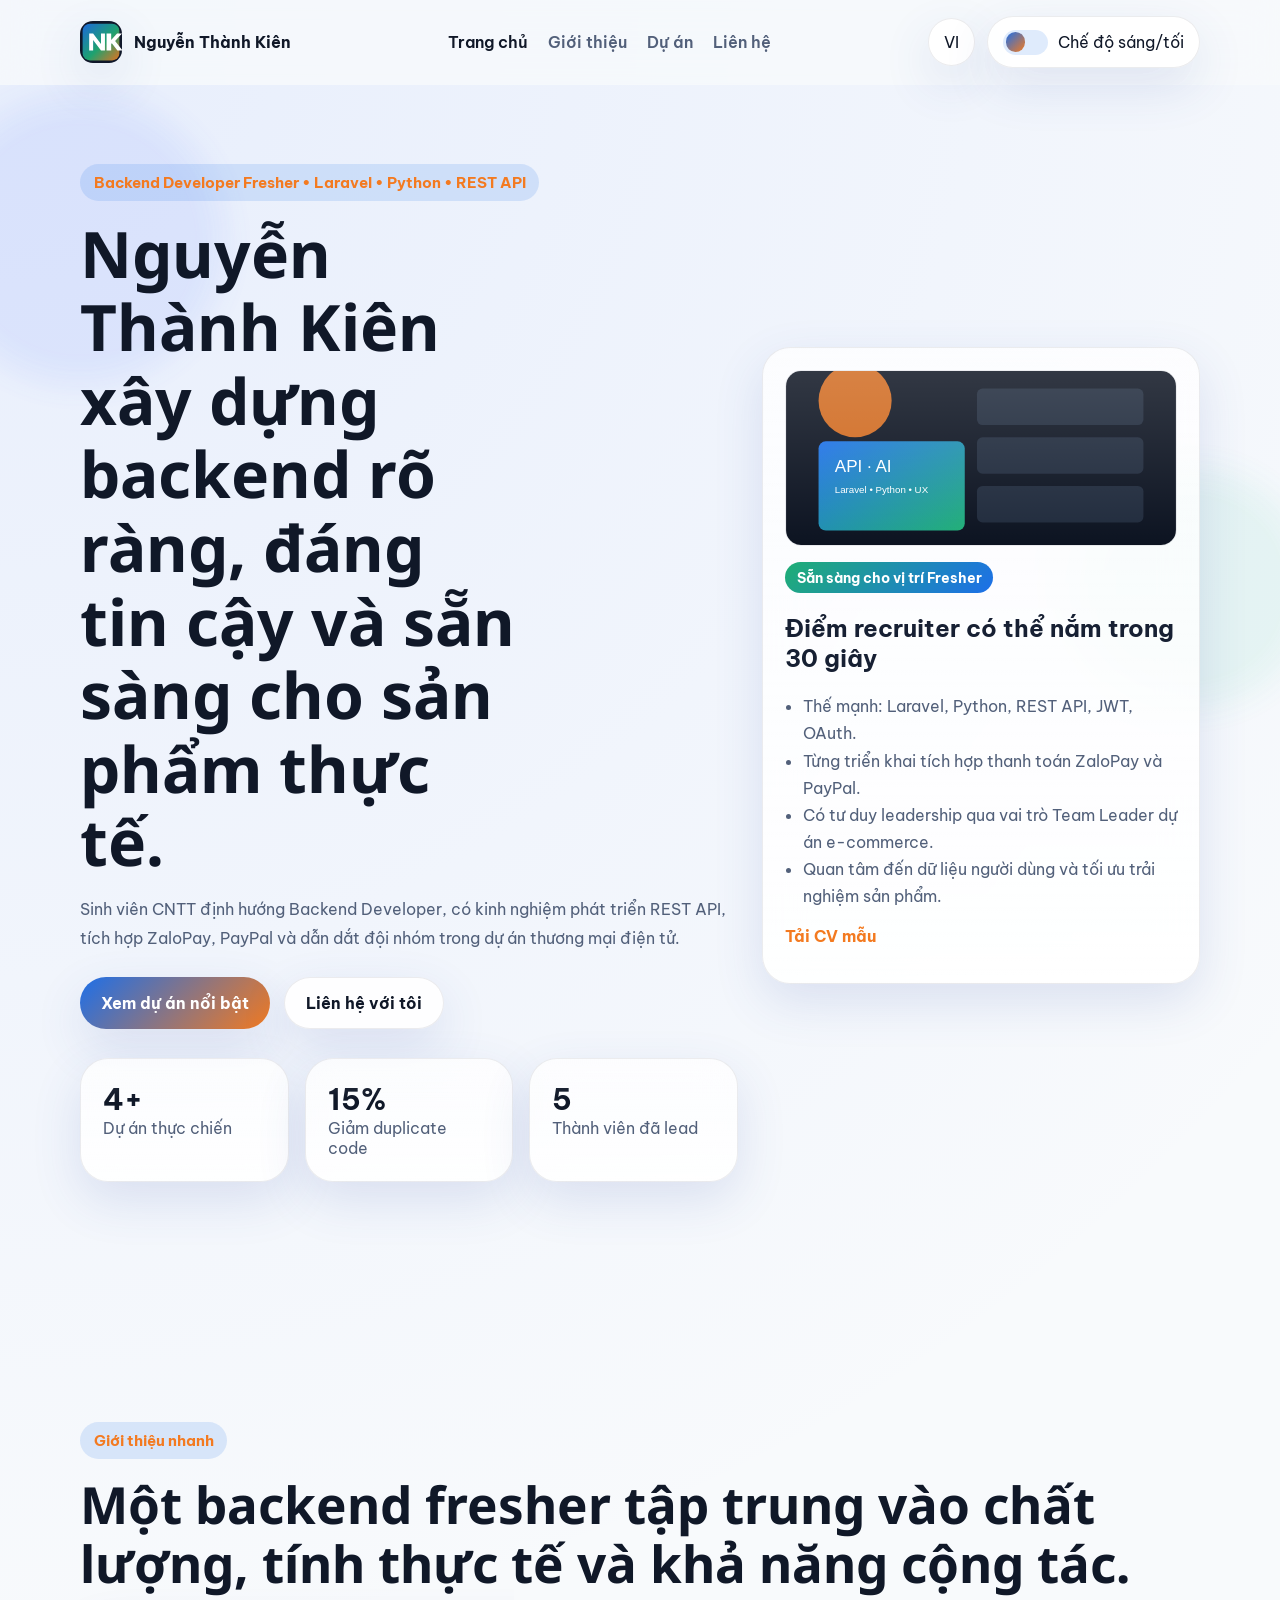
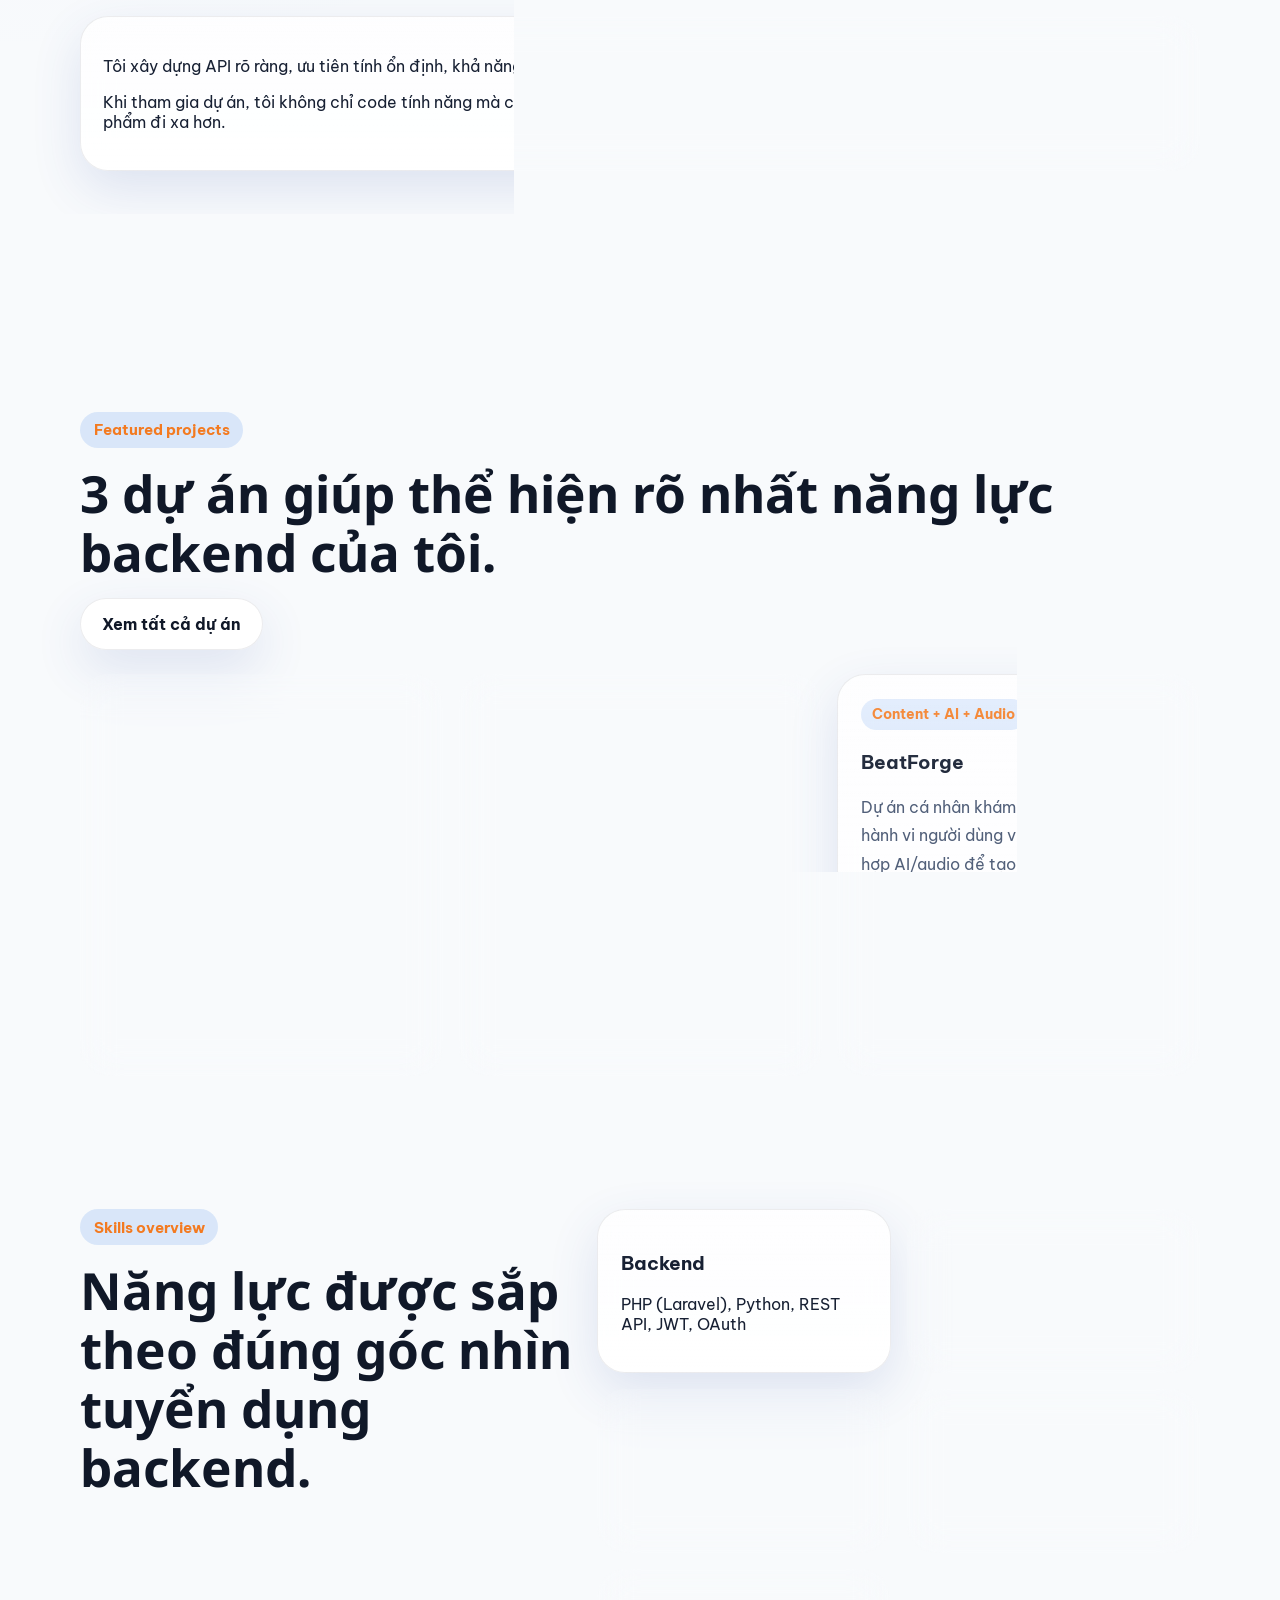
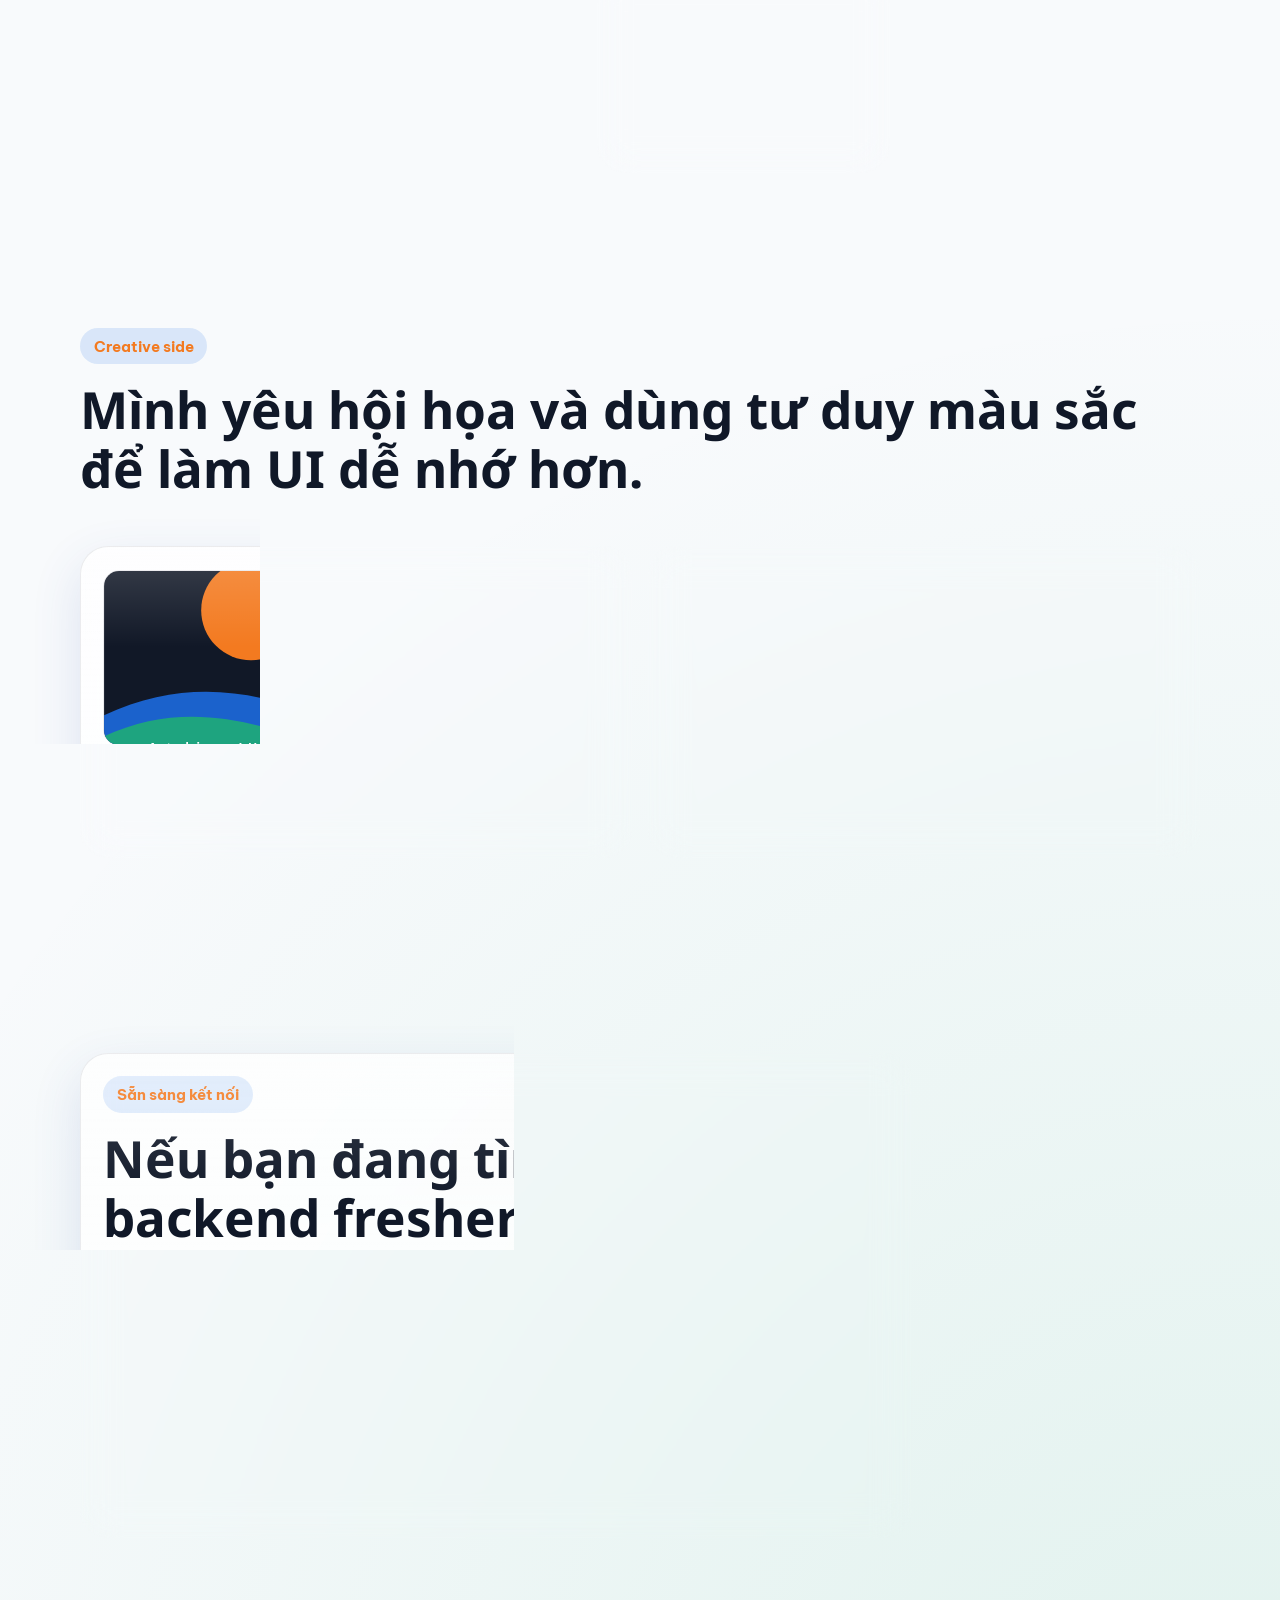
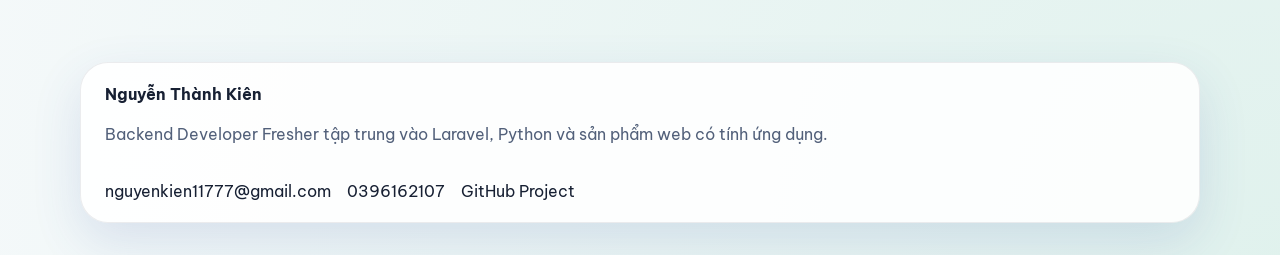
<file: index.html>
<!DOCTYPE html>
<html lang="vi">
<head>
  <meta charset="UTF-8">
  <meta name="viewport" content="width=device-width, initial-scale=1.0">
  <meta name="description" content="Portfolio cá nhân của Nguyễn Thành Kiên - Backend Developer Fresher chuyên Laravel, Python, REST API và tích hợp thanh toán.">
  <title>Nguyễn Thành Kiên | Backend Developer Portfolio</title>
  <link rel="icon" type="image/svg+xml" href="assets/logo/ntk-logo.svg">
  <link rel="preconnect" href="https://fonts.googleapis.com">
  <link rel="preconnect" href="https://fonts.gstatic.com" crossorigin>
  <link href="https://fonts.googleapis.com/css2?family=Be+Vietnam+Pro:wght@400;500;600;700;800&family=Noto+Sans:wght@600;700&display=swap" rel="stylesheet">
  <link rel="stylesheet" href="style.css">
  <script defer src="script.js"></script>
</head>
<body data-page="home">
  <div class="bg-orb orb-one"></div>
  <div class="bg-orb orb-two"></div>

  <header class="site-header">
    <div class="container nav-shell">
      <a class="brand" href="index.html" aria-label="Trang chủ Nguyễn Thành Kiên">
        <img class="brand-mark" src="assets/logo/ntk-logo.svg" alt="Logo NTK">
        <span class="brand-text">Nguyễn Thành Kiên</span>
      </a>

      <button class="nav-toggle" type="button" aria-expanded="false" aria-label="Mở menu điều hướng">
        <span></span>
        <span></span>
        <span></span>
      </button>

      <nav class="site-nav">
        <a href="index.html" data-i18n="nav.home">Trang chủ</a>
        <a href="about.html" data-i18n="nav.about">Giới thiệu</a>
        <a href="projects.html" data-i18n="nav.projects">Dự án</a>
        <a href="contact.html" data-i18n="nav.contact">Liên hệ</a>
      </nav>

      <div class="nav-actions">
        <button class="lang-toggle" type="button" aria-label="Chuyển ngôn ngữ">
          <span data-lang-label>VI</span>
        </button>
        <button class="theme-toggle" type="button" aria-label="Chuyển giao diện sáng tối">
          <span class="theme-toggle-track">
            <span class="theme-toggle-thumb"></span>
          </span>
          <span data-i18n="theme.label">Light mode</span>
        </button>
      </div>
    </div>
  </header>

  <main class="home-main">
    <section class="hero scene scene-hero scroll-scene">
      <div class="container hero-grid">
        <div class="hero-copy fade-reveal">
          <p class="eyebrow" data-i18n="home.hero.eyebrow">Backend Developer Fresher • Laravel • Python • REST API</p>
          <h1 data-i18n="home.hero.title">Nguyễn Thành Kiên xây dựng backend rõ ràng, đáng tin cậy và sẵn sàng cho sản phẩm thực tế.</h1>
          <p class="hero-description" data-i18n="home.hero.desc">
            Sinh viên CNTT định hướng Backend Developer, có kinh nghiệm phát triển REST API, tích hợp ZaloPay, PayPal và dẫn dắt đội nhóm trong dự án thương mại điện tử.
          </p>
          <div class="hero-actions">
            <a class="btn btn-primary" href="projects.html" data-i18n="home.hero.ctaPrimary">Xem dự án nổi bật</a>
            <a class="btn btn-secondary" href="contact.html" data-i18n="home.hero.ctaSecondary">Liên hệ với tôi</a>
          </div>
          <div class="hero-metrics">
            <article class="metric-card tilt-card">
              <strong>4+</strong>
              <span data-i18n="home.metrics.projects">Dự án thực chiến</span>
            </article>
            <article class="metric-card tilt-card">
              <strong>15%</strong>
              <span data-i18n="home.metrics.impact">Giảm duplicate code</span>
            </article>
            <article class="metric-card tilt-card">
              <strong>5</strong>
              <span data-i18n="home.metrics.team">Thành viên đã lead</span>
            </article>
          </div>
        </div>

        <aside class="hero-spotlight fade-reveal" aria-label="Tóm tắt hồ sơ">
          <div class="spotlight-card tilt-card">
            <img class="card-cover" src="assets/images/backend-hero.svg" alt="Minh hoạ backend và bảng màu cá nhân">
            <span class="chip chip-accent" data-i18n="home.spotlight.badge">Sẵn sàng cho vị trí Fresher</span>
            <h2 data-i18n="home.spotlight.title">Điểm recruiter có thể nắm trong 30 giây</h2>
            <ul class="spotlight-list">
              <li data-i18n="home.spotlight.item1">Thế mạnh: Laravel, Python, REST API, JWT, OAuth.</li>
              <li data-i18n="home.spotlight.item2">Từng triển khai tích hợp thanh toán ZaloPay và PayPal.</li>
              <li data-i18n="home.spotlight.item3">Có tư duy leadership qua vai trò Team Leader dự án e-commerce.</li>
              <li data-i18n="home.spotlight.item4">Quan tâm đến dữ liệu người dùng và tối ưu trải nghiệm sản phẩm.</li>
            </ul>
            <a class="text-link" href="assets/cv/nguyen-thanh-kien-cv-placeholder.pdf" data-i18n="home.spotlight.cv" download>Tải CV mẫu</a>
          </div>
        </aside>
      </div>
    </section>

    <section class="scene scene-intro scroll-scene">
      <div class="container section-grid">
        <div class="section-heading fade-reveal">
          <span class="section-kicker" data-i18n="home.intro.kicker">Giới thiệu nhanh</span>
          <h2 data-i18n="home.intro.title">Một backend fresher tập trung vào chất lượng, tính thực tế và khả năng cộng tác.</h2>
        </div>
        <div class="intro-card tilt-card fade-reveal">
          <p data-i18n="home.intro.body1">Tôi xây dựng API rõ ràng, ưu tiên tính ổn định, khả năng mở rộng và trải nghiệm tích hợp thuận lợi cho frontend hoặc dịch vụ bên thứ ba.</p>
          <p data-i18n="home.intro.body2">Khi tham gia dự án, tôi không chỉ code tính năng mà còn chú ý quy trình, dữ liệu hành vi người dùng và cách cả nhóm phối hợp để đưa sản phẩm đi xa hơn.</p>
        </div>
      </div>
    </section>

    <section class="scene scene-featured scroll-scene">
      <div class="container">
        <div class="section-heading fade-reveal section-heading-inline">
          <div>
            <span class="section-kicker" data-i18n="home.featured.kicker">Featured projects</span>
            <h2 data-i18n="home.featured.title">3 dự án giúp thể hiện rõ nhất năng lực backend của tôi.</h2>
          </div>
          <a class="btn btn-secondary" href="projects.html" data-i18n="home.featured.viewAll">Xem tất cả dự án</a>
        </div>

        <div class="card-grid projects-grid">
          <article class="project-card tilt-card fade-reveal">
            <div class="project-topline">
              <span class="chip">Laravel + React + Python</span>
              <span class="chip chip-muted" data-i18n="projects.role.teamLeader">Team Leader</span>
            </div>
            <h3>55 Perfume</h3>
            <p data-i18n="home.featured.project1">Nền tảng e-commerce với REST API, thanh toán ZaloPay/PayPal và phân tích hành vi khách hàng để hỗ trợ quyết định kinh doanh.</p>
            <ul class="project-highlights">
              <li data-i18n="home.featured.project1a">Lead nhóm 5 thành viên.</li>
              <li data-i18n="home.featured.project1b">Giảm 15% duplicate code.</li>
              <li data-i18n="home.featured.project1c">Tích hợp payment flow thực tế.</li>
            </ul>
          </article>

          <article class="project-card tilt-card fade-reveal">
            <div class="project-topline">
              <span class="chip">Laravel + Bootstrap 5</span>
              <span class="chip chip-muted" data-i18n="projects.role.fullstack">Fullstack</span>
            </div>
            <h3 data-i18n="projects.onlineStore.title">Website bán hàng online</h3>
            <p data-i18n="home.featured.project2">Xây dựng hệ thống bán hàng với xác thực, giỏ hàng, quản lý sản phẩm và tìm kiếm phục vụ luồng mua sắm cơ bản.</p>
            <ul class="project-highlights">
              <li data-i18n="home.featured.project2a">Luồng auth và phân quyền.</li>
              <li data-i18n="home.featured.project2b">CRUD sản phẩm tối ưu thao tác quản trị.</li>
              <li data-i18n="home.featured.project2c">Trải nghiệm mua hàng gọn, rõ ràng.</li>
            </ul>
          </article>

          <article class="project-card tilt-card fade-reveal">
            <div class="project-topline">
              <span class="chip">Content + AI + Audio</span>
              <span class="chip chip-muted" data-i18n="projects.role.personal">Cá nhân</span>
            </div>
            <h3>BeatForge</h3>
            <p data-i18n="home.featured.project3">Dự án cá nhân khám phá storytelling, hành vi người dùng và cách nội dung kết hợp AI/audio để tạo trải nghiệm có chiều sâu.</p>
            <ul class="project-highlights">
              <li data-i18n="home.featured.project3a">Tập trung vào user behavior.</li>
              <li data-i18n="home.featured.project3b">Xây dựng tư duy sản phẩm.</li>
              <li data-i18n="home.featured.project3c">Khả năng chuyển insight thành trải nghiệm.</li>
            </ul>
          </article>
        </div>
      </div>
    </section>

    <section class="scene scene-skills scroll-scene">
      <div class="container section-grid skills-layout">
        <div class="section-heading fade-reveal">
          <span class="section-kicker" data-i18n="home.skills.kicker">Skills overview</span>
          <h2 data-i18n="home.skills.title">Năng lực được sắp theo đúng góc nhìn tuyển dụng backend.</h2>
        </div>
        <div class="skills-cluster fade-reveal">
          <article class="skill-panel tilt-card">
            <h3 data-i18n="skills.backend.title">Backend</h3>
            <p>PHP (Laravel), Python, REST API, JWT, OAuth</p>
          </article>
          <article class="skill-panel tilt-card">
            <h3 data-i18n="skills.database.title">Database</h3>
            <p>MySQL</p>
          </article>
          <article class="skill-panel tilt-card">
            <h3 data-i18n="skills.frontend.title">Frontend</h3>
            <p>HTML, CSS, Bootstrap, JavaScript</p>
          </article>
          <article class="skill-panel tilt-card">
            <h3 data-i18n="skills.tools.title">Tools & Testing</h3>
            <p>Git, Postman, Unit test, Integration test</p>
          </article>
          <article class="skill-panel tilt-card">
            <h3 data-i18n="skills.ai.title">AI Workflow</h3>
            <p data-i18n="skills.ai.body">ChatGPT, Gemini, prompt engineering, AI-assisted debugging và viết tài liệu kỹ thuật.</p>
          </article>
        </div>
      </div>
    </section>

    <section class="scene scene-art scroll-scene">
      <div class="container section-grid">
        <div class="section-heading fade-reveal">
          <span class="section-kicker" data-i18n="home.art.kicker">Creative side</span>
          <h2 data-i18n="home.art.title">Mình yêu hội họa và dùng tư duy màu sắc để làm UI dễ nhớ hơn.</h2>
        </div>
        <div class="card-grid details-grid">
          <article class="content-card tilt-card fade-reveal">
            <img class="card-cover" src="assets/images/art-mood.svg" alt="Bảng màu lấy cảm hứng từ hội họa">
            <p data-i18n="home.art.body1">Mình thường sketch bố cục trước khi bắt đầu code để ưu tiên nhịp đọc, độ thoáng và cảm giác thị giác.</p>
          </article>
          <article class="content-card tilt-card fade-reveal">
            <img class="card-cover" src="assets/images/project-visual.svg" alt="Minh hoạ layout dự án">
            <p data-i18n="home.art.body2">Bảng màu ưu thích của mình: cam, xanh dương, xanh lá phối trên nền trắng/đen để giữ tương phản tốt.</p>
          </article>
        </div>
      </div>
    </section>

    <section class="scene scene-cta scroll-scene">
      <div class="container fade-reveal">
        <div class="cta-panel tilt-card">
          <span class="section-kicker" data-i18n="home.cta.kicker">Sẵn sàng kết nối</span>
          <h2 data-i18n="home.cta.title">Nếu bạn đang tìm một backend fresher nghiêm túc, chủ động và học nhanh, tôi sẵn sàng trao đổi.</h2>
          <p data-i18n="home.cta.desc">Hãy xem thêm dự án, tải CV hoặc gửi lời nhắn. Tôi muốn tham gia vào đội ngũ có quy trình tốt và bài toán thực tế để phát triển lâu dài.</p>
          <div class="hero-actions">
            <a class="btn btn-primary" href="contact.html" data-i18n="home.cta.primary">Gửi lời nhắn</a>
            <a class="btn btn-secondary" href="assets/cv/nguyen-thanh-kien-cv-placeholder.pdf" data-i18n="home.cta.secondary" download>Tải CV</a>
          </div>
        </div>
      </div>
    </section>
  </main>

  <footer class="site-footer">
    <div class="container footer-shell">
      <div>
        <strong>Nguyễn Thành Kiên</strong>
        <p data-i18n="footer.copy">Backend Developer Fresher tập trung vào Laravel, Python và sản phẩm web có tính ứng dụng.</p>
      </div>
      <div class="footer-links">
        <a href="mailto:nguyenkien11777@gmail.com">nguyenkien11777@gmail.com</a>
        <a href="tel:0396162107">0396162107</a>
        <a href="https://github.com/GTechWizard/DATN.git" target="_blank" rel="noreferrer">GitHub Project</a>
      </div>
    </div>
  </footer>
</body>
</html>
</file>
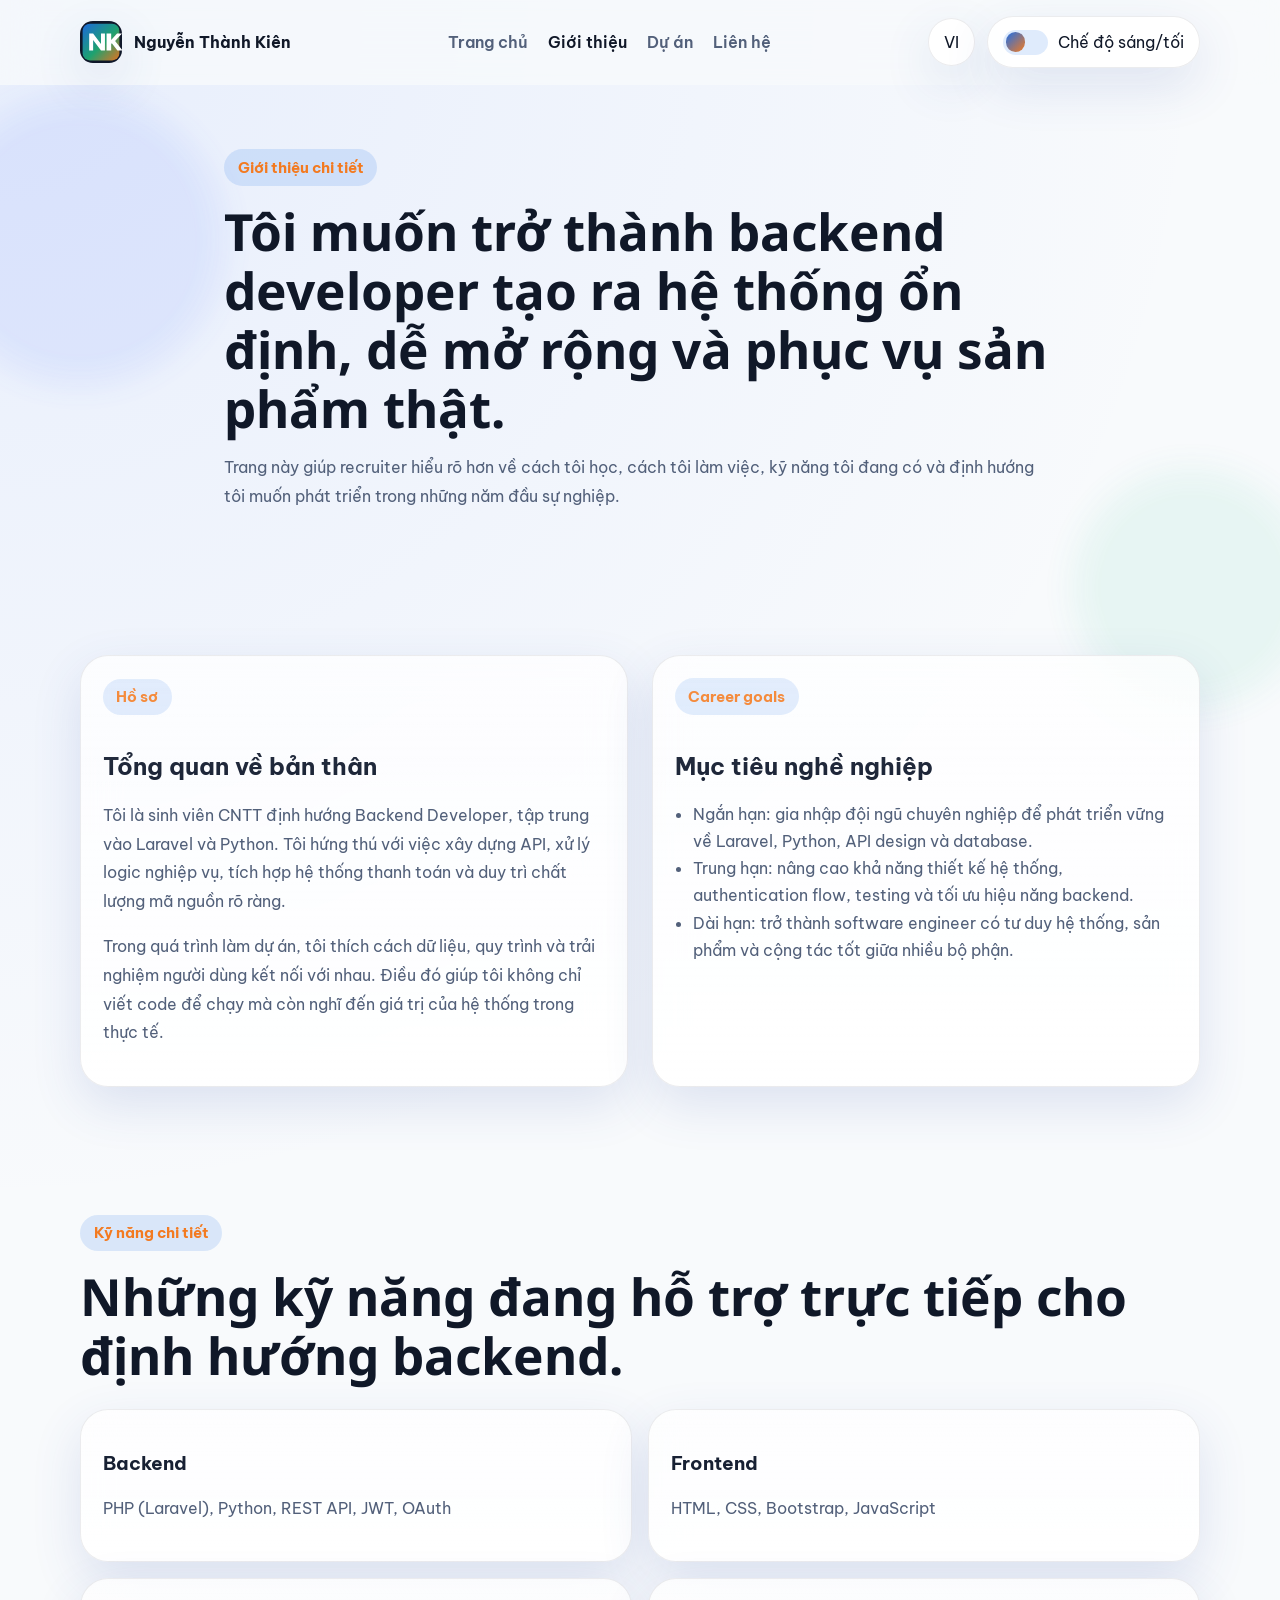
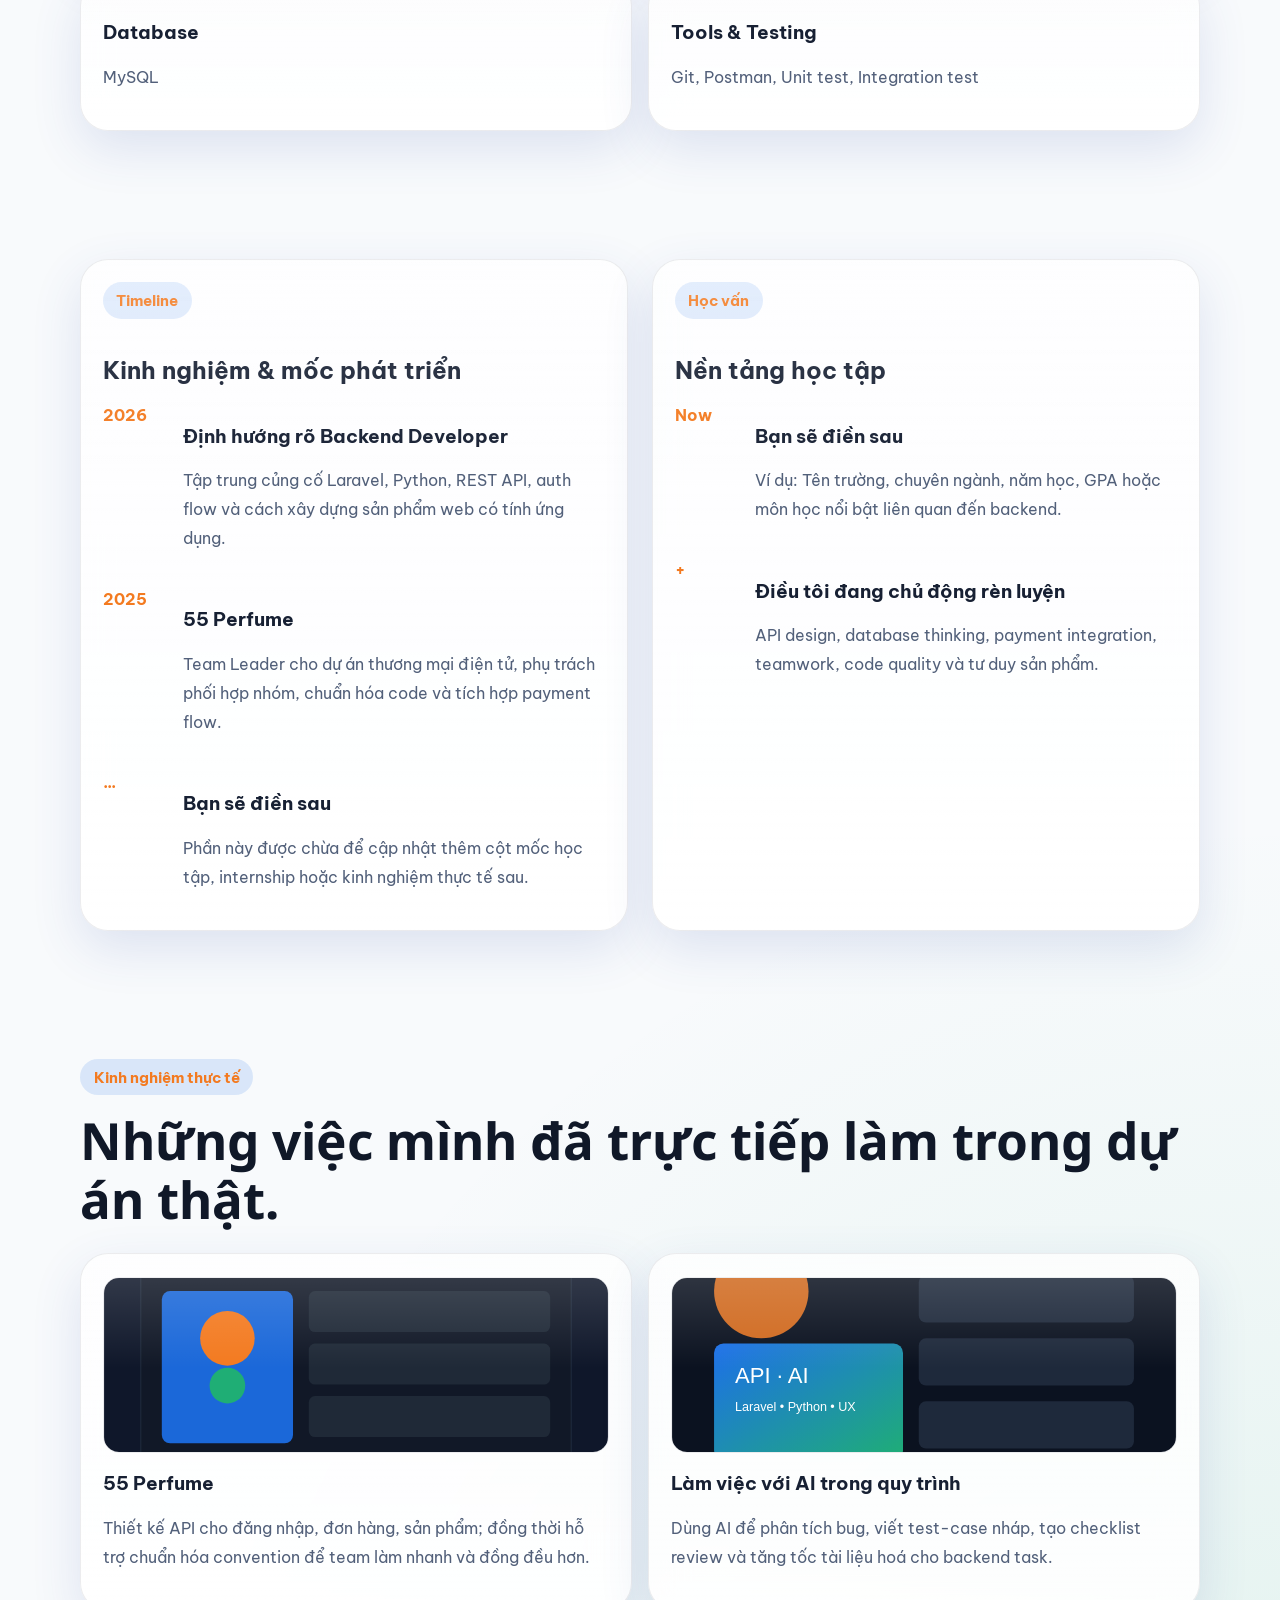
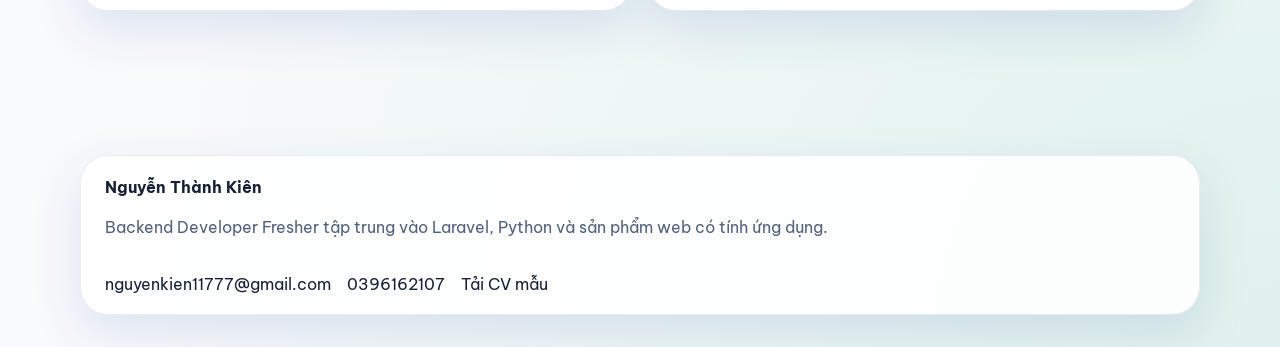
<file: about.html>
<!DOCTYPE html>
<html lang="vi">
<head>
  <meta charset="UTF-8">
  <meta name="viewport" content="width=device-width, initial-scale=1.0">
  <meta name="description" content="Giới thiệu chi tiết về Nguyễn Thành Kiên - Backend Developer Fresher với định hướng Laravel, Python và phát triển REST API.">
  <link rel="icon" type="image/svg+xml" href="assets/logo/ntk-logo.svg">
  <title>Giới thiệu | Nguyễn Thành Kiên</title>
  <link rel="preconnect" href="https://fonts.googleapis.com">
  <link rel="preconnect" href="https://fonts.gstatic.com" crossorigin>
  <link href="https://fonts.googleapis.com/css2?family=Be+Vietnam+Pro:wght@400;500;600;700;800&family=Noto+Sans:wght@600;700&display=swap" rel="stylesheet">
  <link rel="stylesheet" href="style.css">
  <script defer src="script.js"></script>
</head>
<body data-page="about">
  <div class="bg-orb orb-one"></div>
  <div class="bg-orb orb-two"></div>

  <header class="site-header">
    <div class="container nav-shell">
      <a class="brand" href="index.html" aria-label="Trang chủ Nguyễn Thành Kiên">
        <img class="brand-mark" src="assets/logo/ntk-logo.svg" alt="Logo NTK">
        <span class="brand-text">Nguyễn Thành Kiên</span>
      </a>
      <button class="nav-toggle" type="button" aria-expanded="false" aria-label="Mở menu điều hướng">
        <span></span><span></span><span></span>
      </button>
      <nav class="site-nav">
        <a href="index.html" data-i18n="nav.home">Trang chủ</a>
        <a href="about.html" data-i18n="nav.about">Giới thiệu</a>
        <a href="projects.html" data-i18n="nav.projects">Dự án</a>
        <a href="contact.html" data-i18n="nav.contact">Liên hệ</a>
      </nav>
      <div class="nav-actions">
        <button class="lang-toggle" type="button" aria-label="Chuyển ngôn ngữ"><span data-lang-label>VI</span></button>
        <button class="theme-toggle" type="button" aria-label="Chuyển giao diện sáng tối">
          <span class="theme-toggle-track"><span class="theme-toggle-thumb"></span></span>
          <span data-i18n="theme.label">Light mode</span>
        </button>
      </div>
    </div>
  </header>

  <main class="inner-page">
    <section class="page-hero">
      <div class="container page-hero-shell fade-reveal">
        <span class="section-kicker" data-i18n="about.hero.kicker">Giới thiệu chi tiết</span>
        <h1 data-i18n="about.hero.title">Tôi muốn trở thành backend developer tạo ra hệ thống ổn định, dễ mở rộng và phục vụ sản phẩm thật.</h1>
        <p data-i18n="about.hero.desc">Trang này giúp recruiter hiểu rõ hơn về cách tôi học, cách tôi làm việc, kỹ năng tôi đang có và định hướng tôi muốn phát triển trong những năm đầu sự nghiệp.</p>
      </div>
    </section>

    <section class="content-section">
      <div class="container two-column">
        <article class="content-card tilt-card fade-reveal">
          <span class="section-kicker" data-i18n="about.profile.kicker">Hồ sơ</span>
          <h2 data-i18n="about.profile.title">Tổng quan về bản thân</h2>
          <p data-i18n="about.profile.body1">Tôi là sinh viên CNTT định hướng Backend Developer, tập trung vào Laravel và Python. Tôi hứng thú với việc xây dựng API, xử lý logic nghiệp vụ, tích hợp hệ thống thanh toán và duy trì chất lượng mã nguồn rõ ràng.</p>
          <p data-i18n="about.profile.body2">Trong quá trình làm dự án, tôi thích cách dữ liệu, quy trình và trải nghiệm người dùng kết nối với nhau. Điều đó giúp tôi không chỉ viết code để chạy mà còn nghĩ đến giá trị của hệ thống trong thực tế.</p>
        </article>

        <article class="content-card tilt-card fade-reveal">
          <span class="section-kicker" data-i18n="about.goals.kicker">Career goals</span>
          <h2 data-i18n="about.goals.title">Mục tiêu nghề nghiệp</h2>
          <ul class="stack-list">
            <li data-i18n="about.goals.item1">Ngắn hạn: gia nhập đội ngũ chuyên nghiệp để phát triển vững về Laravel, Python, API design và database.</li>
            <li data-i18n="about.goals.item2">Trung hạn: nâng cao khả năng thiết kế hệ thống, authentication flow, testing và tối ưu hiệu năng backend.</li>
            <li data-i18n="about.goals.item3">Dài hạn: trở thành software engineer có tư duy hệ thống, sản phẩm và cộng tác tốt giữa nhiều bộ phận.</li>
          </ul>
        </article>
      </div>
    </section>

    <section class="content-section">
      <div class="container">
        <div class="section-heading fade-reveal">
          <span class="section-kicker" data-i18n="about.skills.kicker">Kỹ năng chi tiết</span>
          <h2 data-i18n="about.skills.title">Những kỹ năng đang hỗ trợ trực tiếp cho định hướng backend.</h2>
        </div>
        <div class="card-grid details-grid">
          <article class="content-card tilt-card fade-reveal">
            <h3 data-i18n="skills.backend.title">Backend</h3>
            <p>PHP (Laravel), Python, REST API, JWT, OAuth</p>
          </article>
          <article class="content-card tilt-card fade-reveal">
            <h3 data-i18n="skills.frontend.title">Frontend</h3>
            <p>HTML, CSS, Bootstrap, JavaScript</p>
          </article>
          <article class="content-card tilt-card fade-reveal">
            <h3 data-i18n="skills.database.title">Database</h3>
            <p>MySQL</p>
          </article>
          <article class="content-card tilt-card fade-reveal">
            <h3 data-i18n="skills.tools.title">Tools & Testing</h3>
            <p>Git, Postman, Unit test, Integration test</p>
          </article>
        </div>
      </div>
    </section>

    <section class="content-section">
      <div class="container two-column timeline-layout">
        <article class="content-card timeline-card tilt-card fade-reveal">
          <span class="section-kicker" data-i18n="about.timeline.kicker">Timeline</span>
          <h2 data-i18n="about.timeline.title">Kinh nghiệm & mốc phát triển</h2>
          <div class="timeline-list">
            <div class="timeline-item">
              <span class="timeline-year">2026</span>
              <div>
                <h3 data-i18n="about.timeline.item1Title">Định hướng rõ Backend Developer</h3>
                <p data-i18n="about.timeline.item1Desc">Tập trung củng cố Laravel, Python, REST API, auth flow và cách xây dựng sản phẩm web có tính ứng dụng.</p>
              </div>
            </div>
            <div class="timeline-item">
              <span class="timeline-year">2025</span>
              <div>
                <h3>55 Perfume</h3>
                <p data-i18n="about.timeline.item2Desc">Team Leader cho dự án thương mại điện tử, phụ trách phối hợp nhóm, chuẩn hóa code và tích hợp payment flow.</p>
              </div>
            </div>
            <div class="timeline-item">
              <span class="timeline-year">...</span>
              <div>
                <h3 data-i18n="common.placeholderTitle">Bạn sẽ điền sau</h3>
                <p data-i18n="common.placeholderDesc">Phần này được chừa để cập nhật thêm cột mốc học tập, internship hoặc kinh nghiệm thực tế sau.</p>
              </div>
            </div>
          </div>
        </article>

        <article class="content-card timeline-card tilt-card fade-reveal">
          <span class="section-kicker" data-i18n="about.education.kicker">Học vấn</span>
          <h2 data-i18n="about.education.title">Nền tảng học tập</h2>
          <div class="timeline-list">
            <div class="timeline-item">
              <span class="timeline-year">Now</span>
              <div>
                <h3 data-i18n="common.placeholderTitle">Bạn sẽ điền sau</h3>
                <p data-i18n="about.education.placeholder">Ví dụ: Tên trường, chuyên ngành, năm học, GPA hoặc môn học nổi bật liên quan đến backend.</p>
              </div>
            </div>
            <div class="timeline-item">
              <span class="timeline-year">+</span>
              <div>
                <h3 data-i18n="about.education.subTitle">Điều tôi đang chủ động rèn luyện</h3>
                <p data-i18n="about.education.body">API design, database thinking, payment integration, teamwork, code quality và tư duy sản phẩm.</p>
              </div>
            </div>
          </div>
        </article>
      </div>
    </section>

    <section class="content-section">
      <div class="container">
        <div class="section-heading fade-reveal">
          <span class="section-kicker" data-i18n="about.experience.kicker">Kinh nghiệm thực tế</span>
          <h2 data-i18n="about.experience.title">Những việc mình đã trực tiếp làm trong dự án thật.</h2>
        </div>
        <div class="card-grid details-grid">
          <article class="content-card tilt-card fade-reveal">
            <img class="card-cover" src="assets/images/project-visual.svg" alt="Minh hoạ dự án thương mại điện tử">
            <h3>55 Perfume</h3>
            <p data-i18n="about.experience.item1">Thiết kế API cho đăng nhập, đơn hàng, sản phẩm; đồng thời hỗ trợ chuẩn hóa convention để team làm nhanh và đồng đều hơn.</p>
          </article>
          <article class="content-card tilt-card fade-reveal">
            <img class="card-cover" src="assets/images/backend-hero.svg" alt="Minh hoạ workflow API và AI">
            <h3 data-i18n="about.experience.item2Title">Làm việc với AI trong quy trình</h3>
            <p data-i18n="about.experience.item2">Dùng AI để phân tích bug, viết test-case nháp, tạo checklist review và tăng tốc tài liệu hoá cho backend task.</p>
          </article>
        </div>
      </div>
    </section>
  </main>

  <footer class="site-footer">
    <div class="container footer-shell">
      <div>
        <strong>Nguyễn Thành Kiên</strong>
        <p data-i18n="footer.copy">Backend Developer Fresher tập trung vào Laravel, Python và sản phẩm web có tính ứng dụng.</p>
      </div>
      <div class="footer-links">
        <a href="mailto:nguyenkien11777@gmail.com">nguyenkien11777@gmail.com</a>
        <a href="tel:0396162107">0396162107</a>
        <a href="assets/cv/nguyen-thanh-kien-cv-placeholder.pdf" download data-i18n="footer.cv">Tải CV mẫu</a>
      </div>
    </div>
  </footer>
</body>
</html>
</file>
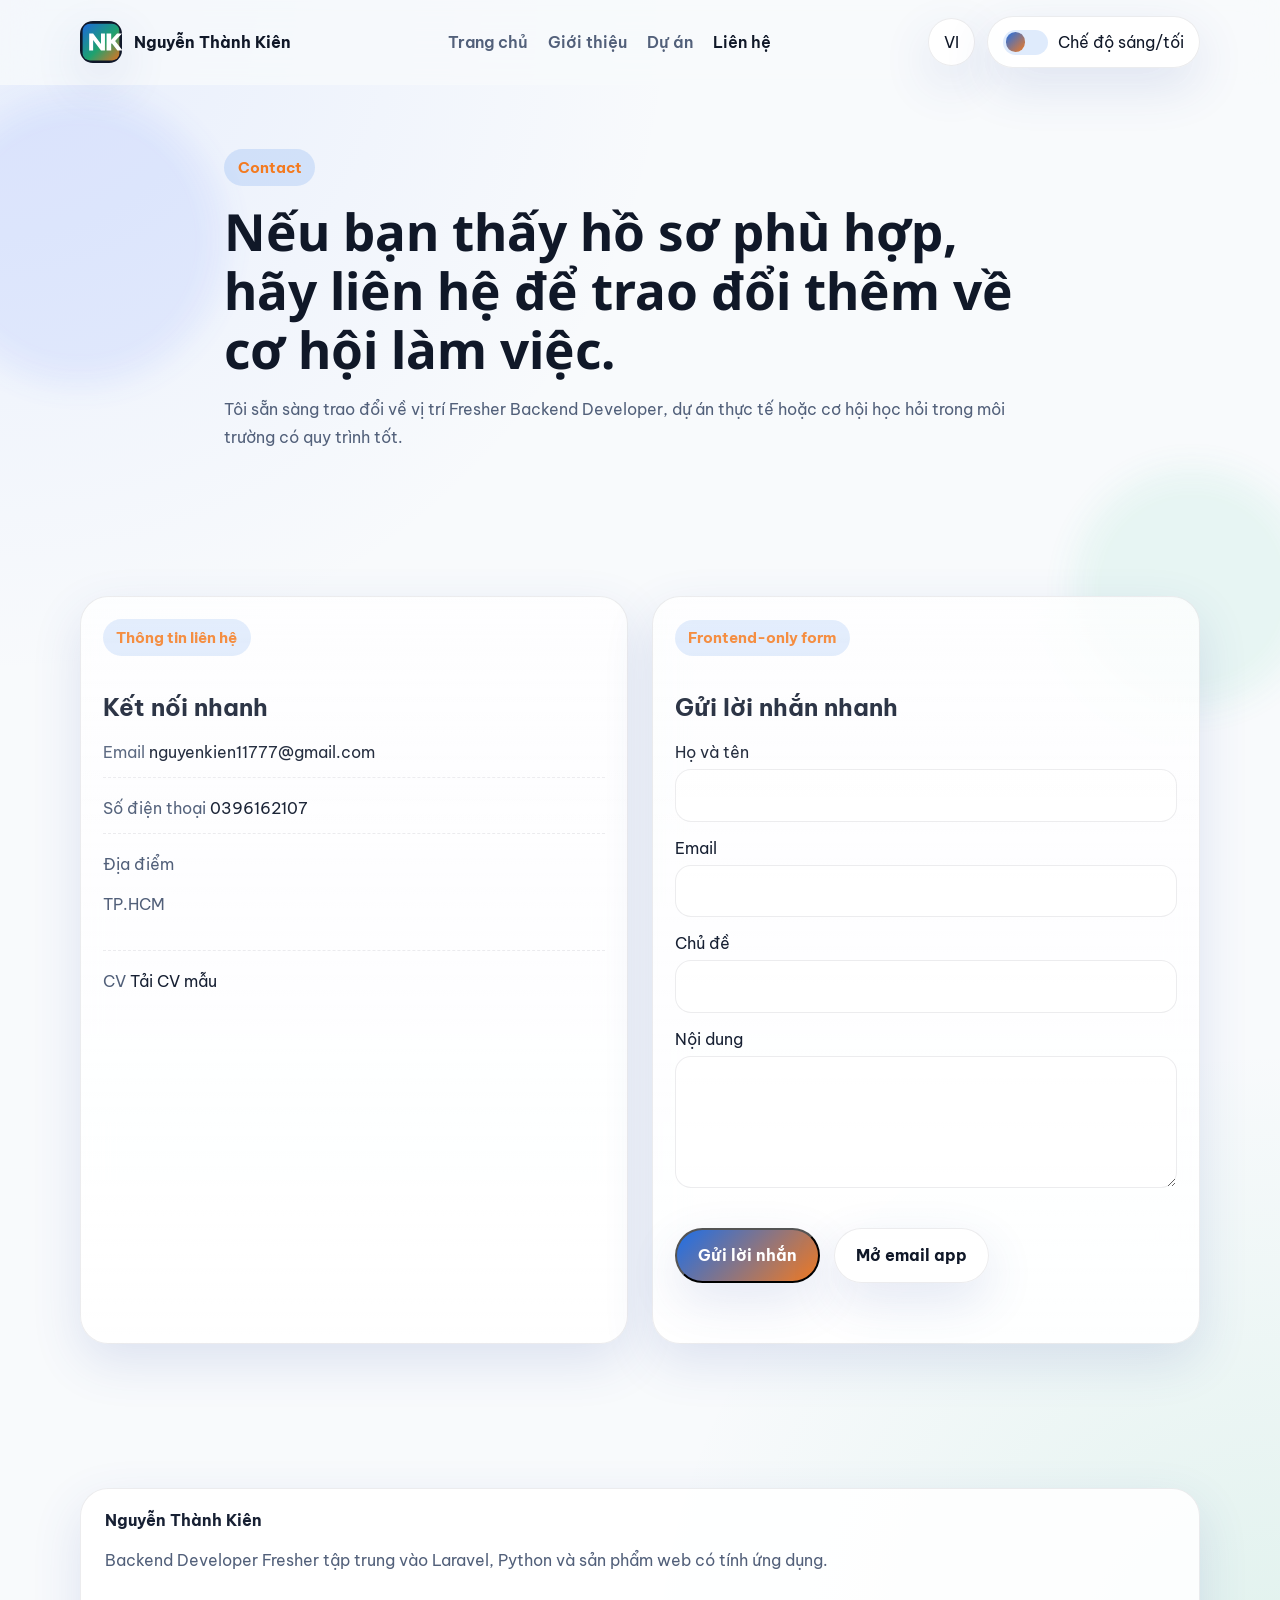
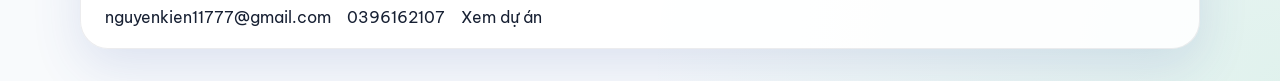
<file: contact.html>
<!DOCTYPE html>
<html lang="vi">
<head>
  <meta charset="UTF-8">
  <meta name="viewport" content="width=device-width, initial-scale=1.0">
  <meta name="description" content="Liên hệ với Nguyễn Thành Kiên - Backend Developer Fresher tại TP.HCM.">
  <link rel="icon" type="image/svg+xml" href="assets/logo/ntk-logo.svg">
  <title>Liên hệ | Nguyễn Thành Kiên</title>
  <link rel="preconnect" href="https://fonts.googleapis.com">
  <link rel="preconnect" href="https://fonts.gstatic.com" crossorigin>
  <link href="https://fonts.googleapis.com/css2?family=Be+Vietnam+Pro:wght@400;500;600;700;800&family=Noto+Sans:wght@600;700&display=swap" rel="stylesheet">
  <link rel="stylesheet" href="style.css">
  <script defer src="script.js"></script>
</head>
<body data-page="contact">
  <div class="bg-orb orb-one"></div>
  <div class="bg-orb orb-two"></div>

  <header class="site-header">
    <div class="container nav-shell">
      <a class="brand" href="index.html" aria-label="Trang chủ Nguyễn Thành Kiên">
        <img class="brand-mark" src="assets/logo/ntk-logo.svg" alt="Logo NTK">
        <span class="brand-text">Nguyễn Thành Kiên</span>
      </a>
      <button class="nav-toggle" type="button" aria-expanded="false" aria-label="Mở menu điều hướng">
        <span></span><span></span><span></span>
      </button>
      <nav class="site-nav">
        <a href="index.html" data-i18n="nav.home">Trang chủ</a>
        <a href="about.html" data-i18n="nav.about">Giới thiệu</a>
        <a href="projects.html" data-i18n="nav.projects">Dự án</a>
        <a href="contact.html" data-i18n="nav.contact">Liên hệ</a>
      </nav>
      <div class="nav-actions">
        <button class="lang-toggle" type="button" aria-label="Chuyển ngôn ngữ"><span data-lang-label>VI</span></button>
        <button class="theme-toggle" type="button" aria-label="Chuyển giao diện sáng tối">
          <span class="theme-toggle-track"><span class="theme-toggle-thumb"></span></span>
          <span data-i18n="theme.label">Light mode</span>
        </button>
      </div>
    </div>
  </header>

  <main class="inner-page">
    <section class="page-hero">
      <div class="container page-hero-shell fade-reveal">
        <span class="section-kicker" data-i18n="contact.hero.kicker">Contact</span>
        <h1 data-i18n="contact.hero.title">Nếu bạn thấy hồ sơ phù hợp, hãy liên hệ để trao đổi thêm về cơ hội làm việc.</h1>
        <p data-i18n="contact.hero.desc">Tôi sẵn sàng trao đổi về vị trí Fresher Backend Developer, dự án thực tế hoặc cơ hội học hỏi trong môi trường có quy trình tốt.</p>
      </div>
    </section>

    <section class="content-section">
      <div class="container contact-layout">
        <article class="content-card tilt-card fade-reveal">
          <span class="section-kicker" data-i18n="contact.info.kicker">Thông tin liên hệ</span>
          <h2 data-i18n="contact.info.title">Kết nối nhanh</h2>
          <div class="contact-list">
            <div>
              <span data-i18n="contact.info.emailLabel">Email</span>
              <a href="mailto:nguyenkien11777@gmail.com">nguyenkien11777@gmail.com</a>
            </div>
            <div>
              <span data-i18n="contact.info.phoneLabel">Số điện thoại</span>
              <a href="tel:0396162107">0396162107</a>
            </div>
            <div>
              <span data-i18n="contact.info.locationLabel">Địa điểm</span>
              <p data-i18n="contact.info.locationValue">TP.HCM</p>
            </div>
            <div>
              <span data-i18n="contact.info.cvLabel">CV</span>
              <a href="assets/cv/nguyen-thanh-kien-cv-placeholder.pdf" download data-i18n="contact.info.cvAction">Tải CV mẫu</a>
            </div>
          </div>
        </article>

        <article class="content-card tilt-card fade-reveal">
          <span class="section-kicker" data-i18n="contact.form.kicker">Frontend-only form</span>
          <h2 data-i18n="contact.form.title">Gửi lời nhắn nhanh</h2>
          <form class="contact-form" id="contact-form">
            <label>
              <span data-i18n="contact.form.name">Họ và tên</span>
              <input type="text" name="name" required>
            </label>
            <label>
              <span data-i18n="contact.form.email">Email</span>
              <input type="email" name="email" required>
            </label>
            <label>
              <span data-i18n="contact.form.subject">Chủ đề</span>
              <input type="text" name="subject" required>
            </label>
            <label>
              <span data-i18n="contact.form.message">Nội dung</span>
              <textarea name="message" rows="5" required></textarea>
            </label>
            <div class="form-actions">
              <button class="btn btn-primary" type="submit" data-i18n="contact.form.submit">Gửi lời nhắn</button>
              <a class="btn btn-secondary" href="mailto:nguyenkien11777@gmail.com?subject=Portfolio%20Contact" data-i18n="contact.form.mailto">Mở email app</a>
            </div>
            <p class="form-status" id="form-status" aria-live="polite"></p>
          </form>
        </article>
      </div>
    </section>
  </main>

  <footer class="site-footer">
    <div class="container footer-shell">
      <div>
        <strong>Nguyễn Thành Kiên</strong>
        <p data-i18n="footer.copy">Backend Developer Fresher tập trung vào Laravel, Python và sản phẩm web có tính ứng dụng.</p>
      </div>
      <div class="footer-links">
        <a href="mailto:nguyenkien11777@gmail.com">nguyenkien11777@gmail.com</a>
        <a href="tel:0396162107">0396162107</a>
        <a href="projects.html" data-i18n="footer.projects">Xem dự án</a>
      </div>
    </div>
  </footer>
</body>
</html>
</file>
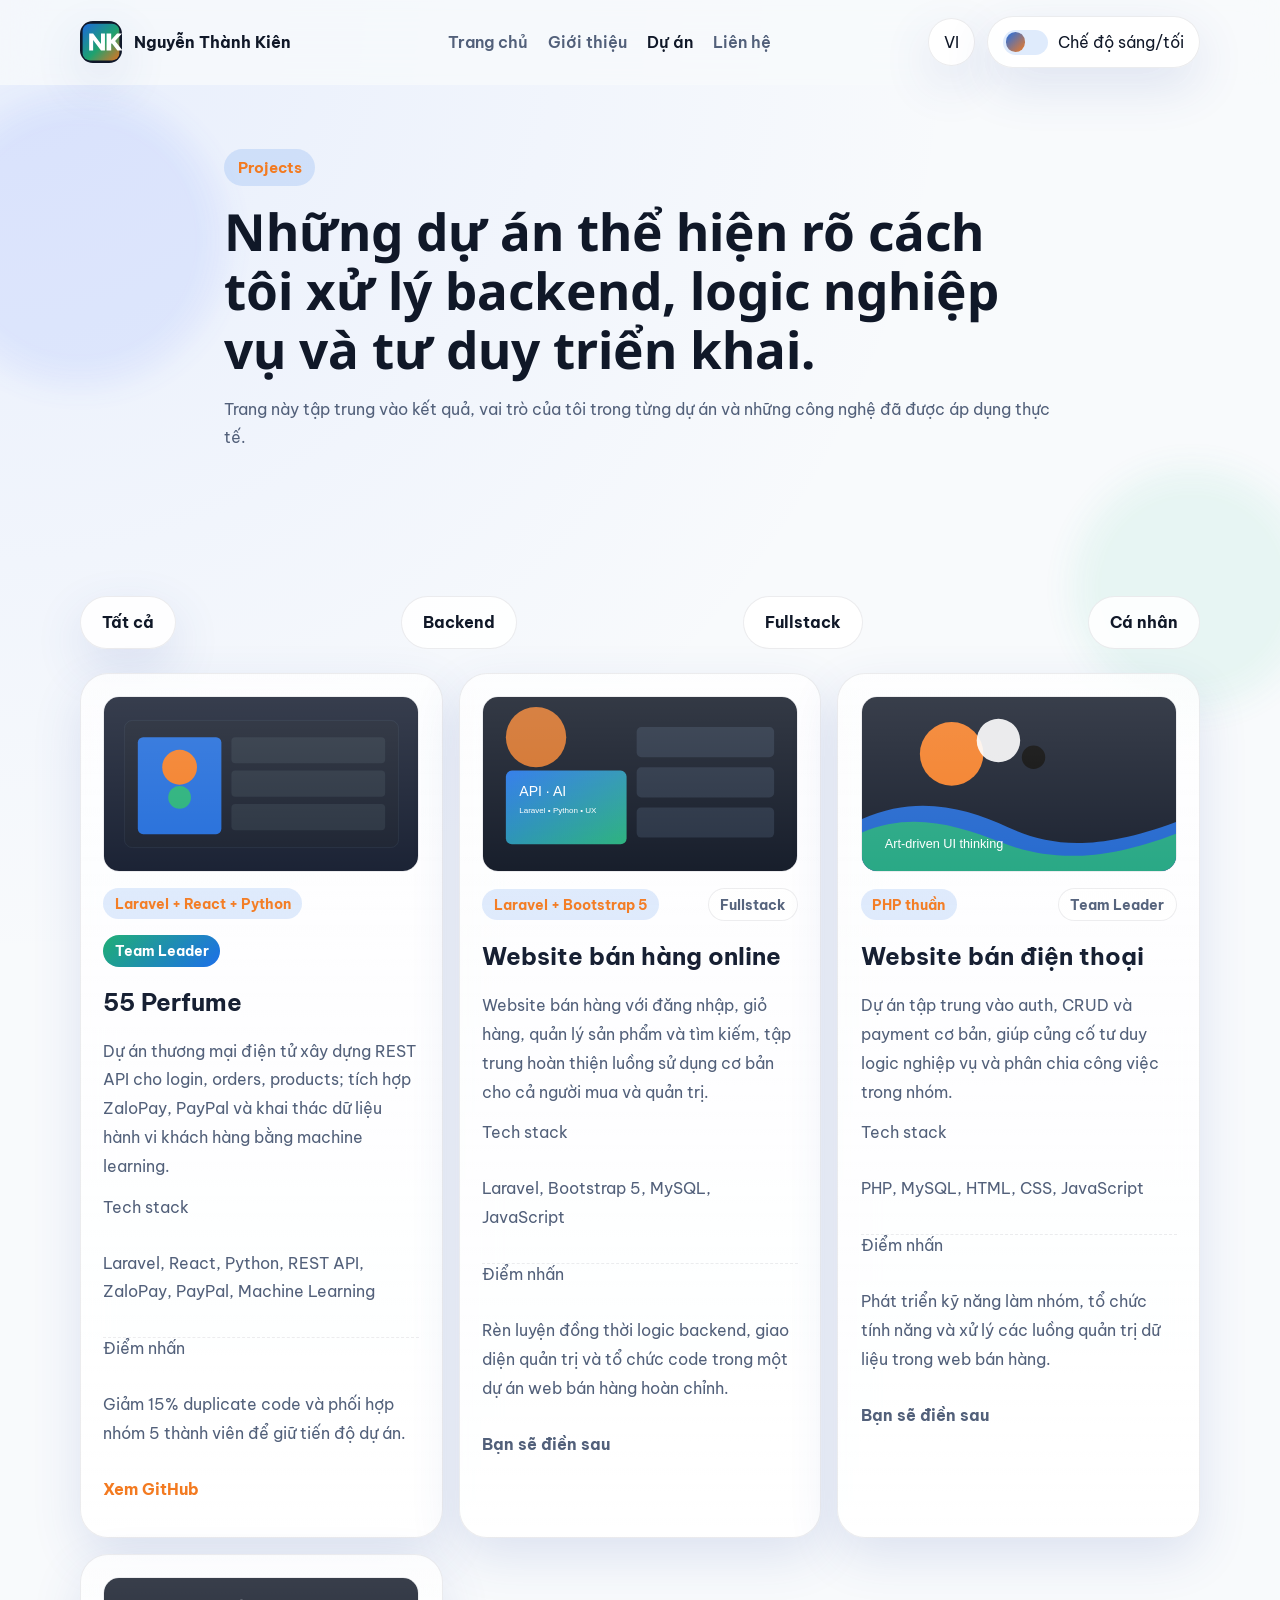
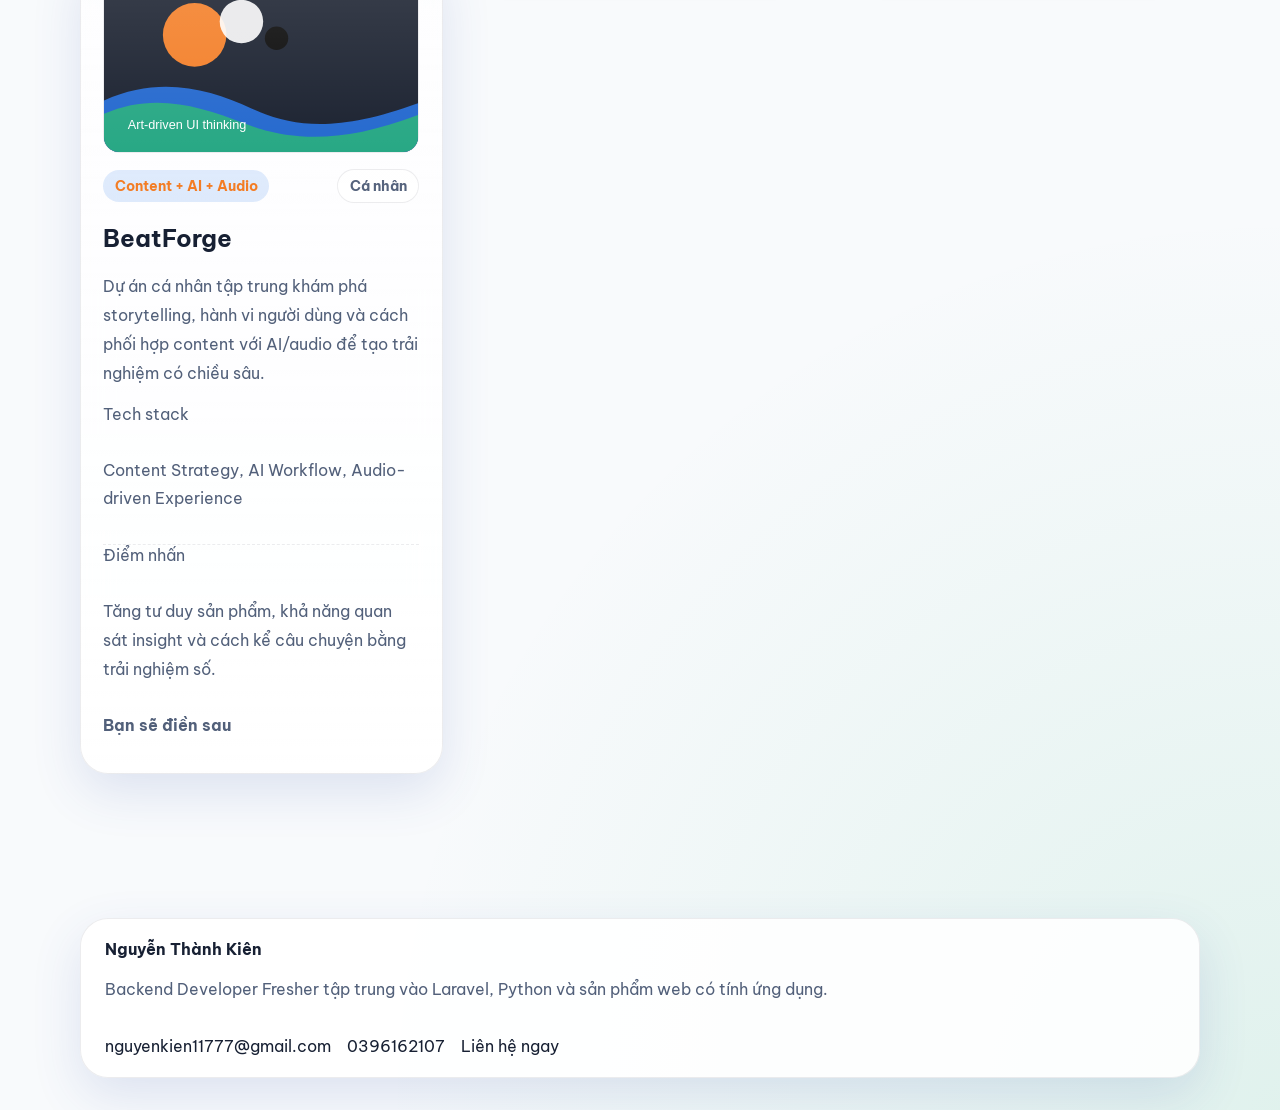
<file: projects.html>
<!DOCTYPE html>
<html lang="vi">
<head>
  <meta charset="UTF-8">
  <meta name="viewport" content="width=device-width, initial-scale=1.0">
  <meta name="description" content="Danh sách dự án của Nguyễn Thành Kiên - Backend Developer Fresher với các dự án Laravel, PHP và dự án cá nhân.">
  <link rel="icon" type="image/svg+xml" href="assets/logo/ntk-logo.svg">
  <title>Dự án | Nguyễn Thành Kiên</title>
  <link rel="preconnect" href="https://fonts.googleapis.com">
  <link rel="preconnect" href="https://fonts.gstatic.com" crossorigin>
  <link href="https://fonts.googleapis.com/css2?family=Be+Vietnam+Pro:wght@400;500;600;700;800&family=Noto+Sans:wght@600;700&display=swap" rel="stylesheet">
  <link rel="stylesheet" href="style.css">
  <script defer src="script.js"></script>
</head>
<body data-page="projects">
  <div class="bg-orb orb-one"></div>
  <div class="bg-orb orb-two"></div>

  <header class="site-header">
    <div class="container nav-shell">
      <a class="brand" href="index.html" aria-label="Trang chủ Nguyễn Thành Kiên">
        <img class="brand-mark" src="assets/logo/ntk-logo.svg" alt="Logo NTK">
        <span class="brand-text">Nguyễn Thành Kiên</span>
      </a>
      <button class="nav-toggle" type="button" aria-expanded="false" aria-label="Mở menu điều hướng">
        <span></span><span></span><span></span>
      </button>
      <nav class="site-nav">
        <a href="index.html" data-i18n="nav.home">Trang chủ</a>
        <a href="about.html" data-i18n="nav.about">Giới thiệu</a>
        <a href="projects.html" data-i18n="nav.projects">Dự án</a>
        <a href="contact.html" data-i18n="nav.contact">Liên hệ</a>
      </nav>
      <div class="nav-actions">
        <button class="lang-toggle" type="button" aria-label="Chuyển ngôn ngữ"><span data-lang-label>VI</span></button>
        <button class="theme-toggle" type="button" aria-label="Chuyển giao diện sáng tối">
          <span class="theme-toggle-track"><span class="theme-toggle-thumb"></span></span>
          <span data-i18n="theme.label">Light mode</span>
        </button>
      </div>
    </div>
  </header>

  <main class="inner-page">
    <section class="page-hero">
      <div class="container page-hero-shell fade-reveal">
        <span class="section-kicker" data-i18n="projects.hero.kicker">Projects</span>
        <h1 data-i18n="projects.hero.title">Những dự án thể hiện rõ cách tôi xử lý backend, logic nghiệp vụ và tư duy triển khai.</h1>
        <p data-i18n="projects.hero.desc">Trang này tập trung vào kết quả, vai trò của tôi trong từng dự án và những công nghệ đã được áp dụng thực tế.</p>
      </div>
    </section>

    <section class="content-section">
      <div class="container">
        <div class="filters fade-reveal" role="group" aria-label="Bộ lọc dự án">
          <button class="filter-btn active" type="button" data-filter="all" data-i18n="projects.filters.all">Tất cả</button>
          <button class="filter-btn" type="button" data-filter="backend" data-i18n="projects.filters.backend">Backend</button>
          <button class="filter-btn" type="button" data-filter="fullstack" data-i18n="projects.filters.fullstack">Fullstack</button>
          <button class="filter-btn" type="button" data-filter="personal" data-i18n="projects.filters.personal">Cá nhân</button>
        </div>

        <div class="card-grid projects-archive">
          <article class="project-card project-archive-card tilt-card fade-reveal" data-category="backend fullstack">
            <img class="card-cover" src="assets/images/project-visual.svg" alt="Minh hoạ dự án ecommerce">
            <div class="project-topline">
              <span class="chip">Laravel + React + Python</span>
              <span class="chip chip-accent" data-i18n="projects.role.teamLeader">Team Leader</span>
            </div>
            <h2>55 Perfume</h2>
            <p data-i18n="projects.55Perfume.desc">Dự án thương mại điện tử xây dựng REST API cho login, orders, products; tích hợp ZaloPay, PayPal và khai thác dữ liệu hành vi khách hàng bằng machine learning.</p>
            <div class="project-meta">
              <span data-i18n="projects.common.stack">Tech stack</span>
              <p>Laravel, React, Python, REST API, ZaloPay, PayPal, Machine Learning</p>
            </div>
            <div class="project-meta">
              <span data-i18n="projects.common.achievement">Điểm nhấn</span>
              <p data-i18n="projects.55Perfume.achievement">Giảm 15% duplicate code và phối hợp nhóm 5 thành viên để giữ tiến độ dự án.</p>
            </div>
            <a class="text-link" href="https://github.com/GTechWizard/DATN.git" target="_blank" rel="noreferrer" data-i18n="projects.common.github">Xem GitHub</a>
          </article>

          <article class="project-card project-archive-card tilt-card fade-reveal" data-category="backend fullstack">
            <img class="card-cover" src="assets/images/backend-hero.svg" alt="Minh hoạ dự án backend Laravel">
            <div class="project-topline">
              <span class="chip">Laravel + Bootstrap 5</span>
              <span class="chip chip-muted" data-i18n="projects.role.fullstack">Fullstack</span>
            </div>
            <h2 data-i18n="projects.onlineStore.title">Website bán hàng online</h2>
            <p data-i18n="projects.onlineStore.desc">Website bán hàng với đăng nhập, giỏ hàng, quản lý sản phẩm và tìm kiếm, tập trung hoàn thiện luồng sử dụng cơ bản cho cả người mua và quản trị.</p>
            <div class="project-meta">
              <span data-i18n="projects.common.stack">Tech stack</span>
              <p>Laravel, Bootstrap 5, MySQL, JavaScript</p>
            </div>
            <div class="project-meta">
              <span data-i18n="projects.common.achievement">Điểm nhấn</span>
              <p data-i18n="projects.onlineStore.achievement">Rèn luyện đồng thời logic backend, giao diện quản trị và tổ chức code trong một dự án web bán hàng hoàn chỉnh.</p>
            </div>
            <span class="text-link muted-link" data-i18n="common.placeholderLink">Bạn sẽ điền sau</span>
          </article>

          <article class="project-card project-archive-card tilt-card fade-reveal" data-category="backend fullstack">
            <img class="card-cover" src="assets/images/art-mood.svg" alt="Minh hoạ giao diện bán điện thoại">
            <div class="project-topline">
              <span class="chip">PHP thuần</span>
              <span class="chip chip-muted" data-i18n="projects.role.teamLeader">Team Leader</span>
            </div>
            <h2 data-i18n="projects.phoneStore.title">Website bán điện thoại</h2>
            <p data-i18n="projects.phoneStore.desc">Dự án tập trung vào auth, CRUD và payment cơ bản, giúp củng cố tư duy logic nghiệp vụ và phân chia công việc trong nhóm.</p>
            <div class="project-meta">
              <span data-i18n="projects.common.stack">Tech stack</span>
              <p>PHP, MySQL, HTML, CSS, JavaScript</p>
            </div>
            <div class="project-meta">
              <span data-i18n="projects.common.achievement">Điểm nhấn</span>
              <p data-i18n="projects.phoneStore.achievement">Phát triển kỹ năng làm nhóm, tổ chức tính năng và xử lý các luồng quản trị dữ liệu trong web bán hàng.</p>
            </div>
            <span class="text-link muted-link" data-i18n="common.placeholderLink">Bạn sẽ điền sau</span>
          </article>

          <article class="project-card project-archive-card tilt-card fade-reveal" data-category="personal">
            <img class="card-cover" src="assets/images/art-mood.svg" alt="Minh hoạ dự án BeatForge">
            <div class="project-topline">
              <span class="chip">Content + AI + Audio</span>
              <span class="chip chip-muted" data-i18n="projects.role.personal">Cá nhân</span>
            </div>
            <h2>BeatForge</h2>
            <p data-i18n="projects.beatforge.desc">Dự án cá nhân tập trung khám phá storytelling, hành vi người dùng và cách phối hợp content với AI/audio để tạo trải nghiệm có chiều sâu.</p>
            <div class="project-meta">
              <span data-i18n="projects.common.stack">Tech stack</span>
              <p>Content Strategy, AI Workflow, Audio-driven Experience</p>
            </div>
            <div class="project-meta">
              <span data-i18n="projects.common.achievement">Điểm nhấn</span>
              <p data-i18n="projects.beatforge.achievement">Tăng tư duy sản phẩm, khả năng quan sát insight và cách kể câu chuyện bằng trải nghiệm số.</p>
            </div>
            <span class="text-link muted-link" data-i18n="common.placeholderLink">Bạn sẽ điền sau</span>
          </article>
        </div>
      </div>
    </section>
  </main>

  <footer class="site-footer">
    <div class="container footer-shell">
      <div>
        <strong>Nguyễn Thành Kiên</strong>
        <p data-i18n="footer.copy">Backend Developer Fresher tập trung vào Laravel, Python và sản phẩm web có tính ứng dụng.</p>
      </div>
      <div class="footer-links">
        <a href="mailto:nguyenkien11777@gmail.com">nguyenkien11777@gmail.com</a>
        <a href="tel:0396162107">0396162107</a>
        <a href="contact.html" data-i18n="footer.contact">Liên hệ ngay</a>
      </div>
    </div>
  </footer>
</body>
</html>
</file>
<file: style.css>
:root {
  --bg: #f8fafc;
  --bg-soft: rgba(255, 255, 255, 0.75);
  --surface: rgba(255, 255, 255, 0.88);
  --surface-strong: #ffffff;
  --text: #172033;
  --text-soft: #52607a;
  --heading: #101828;
  --line: rgba(17, 24, 39, 0.08);
  --accent: #1d6fe9;
  --accent-strong: #f37a20;
  --accent-soft: rgba(29, 111, 233, 0.14);
  --accent-green: #1fae75;
  --shadow: 0 18px 50px rgba(55, 84, 170, 0.14);
  --shadow-hover: 0 28px 70px rgba(55, 84, 170, 0.2);
  --radius-lg: 28px;
  --radius-md: 20px;
  --radius-sm: 14px;
  --container: min(1120px, calc(100% - 2rem));
  --transition: 240ms ease;
}

body[data-theme="dark"] {
  --bg: #09111f;
  --bg-soft: rgba(11, 18, 32, 0.72);
  --surface: rgba(10, 17, 30, 0.88);
  --surface-strong: #0f172a;
  --text: #e2e8f0;
  --text-soft: #94a3b8;
  --heading: #f8fafc;
  --line: rgba(148, 163, 184, 0.16);
  --accent: #6da9ff;
  --accent-strong: #ff9b4f;
  --accent-soft: rgba(109, 169, 255, 0.14);
  --accent-green: #40d39a;
  --shadow: 0 20px 60px rgba(2, 6, 23, 0.38);
  --shadow-hover: 0 32px 80px rgba(15, 23, 42, 0.6);
}

* {
  box-sizing: border-box;
}

html {
  scroll-behavior: smooth;
}

body {
  margin: 0;
  min-height: 100vh;
  font-family: "Be Vietnam Pro", "Noto Sans", sans-serif;
  color: var(--text);
  background:
    radial-gradient(circle at top left, rgba(109, 150, 255, 0.12), transparent 32%),
    radial-gradient(circle at bottom right, rgba(31, 174, 117, 0.11), transparent 30%),
    var(--bg);
  transition: background var(--transition), color var(--transition);
  overflow-x: hidden;
}

body.menu-open {
  overflow: hidden;
}

a {
  color: inherit;
  text-decoration: none;
}

button,
input,
textarea {
  font: inherit;
}

img {
  max-width: 100%;
  display: block;
}

.container {
  width: var(--container);
  margin: 0 auto;
}

.bg-orb {
  position: fixed;
  border-radius: 999px;
  filter: blur(16px);
  pointer-events: none;
  opacity: 0.7;
  z-index: -1;
}

.orb-one {
  top: 6rem;
  left: -4rem;
  width: 18rem;
  height: 18rem;
  background: rgba(79, 124, 255, 0.15);
}

.orb-two {
  right: -2rem;
  bottom: 12rem;
  width: 15rem;
  height: 15rem;
  background: rgba(61, 196, 145, 0.12);
}

.site-header {
  position: sticky;
  top: 0;
  z-index: 50;
  padding: 1rem 0;
  backdrop-filter: blur(18px);
  background: color-mix(in srgb, var(--bg) 78%, transparent);
  border-bottom: 1px solid rgba(255, 255, 255, 0.05);
}

.nav-shell {
  display: flex;
  align-items: center;
  justify-content: space-between;
  gap: 1rem;
}

.brand {
  display: inline-flex;
  align-items: center;
  gap: 0.75rem;
  min-width: 0;
}

.brand-mark {
  width: 2.65rem;
  height: 2.65rem;
  border-radius: 0.8rem;
  box-shadow: var(--shadow);
}

.brand-text {
  font-weight: 700;
  color: var(--heading);
  white-space: nowrap;
  overflow: hidden;
  text-overflow: ellipsis;
}

.site-nav {
  display: flex;
  align-items: center;
  gap: 1.25rem;
}

.site-nav a {
  color: var(--text-soft);
  font-weight: 600;
  transition: color var(--transition);
}

.site-nav a:hover,
.site-nav a.active {
  color: var(--heading);
}

.nav-actions {
  display: flex;
  align-items: center;
  gap: 0.75rem;
}

.nav-toggle,
.lang-toggle,
.theme-toggle,
.filter-btn {
  border: 1px solid var(--line);
  background: var(--surface);
  color: var(--heading);
}

.nav-toggle {
  display: none;
  flex-direction: column;
  justify-content: center;
  gap: 0.24rem;
  width: 2.9rem;
  height: 2.9rem;
  border-radius: 0.95rem;
  cursor: pointer;
}

.nav-toggle span {
  width: 1.15rem;
  height: 0.14rem;
  margin: 0 auto;
  border-radius: 999px;
  background: currentColor;
}

.lang-toggle,
.theme-toggle {
  display: inline-flex;
  align-items: center;
  justify-content: center;
  gap: 0.6rem;
  padding: 0.8rem 0.95rem;
  border-radius: 999px;
  cursor: pointer;
  box-shadow: var(--shadow);
  transition: transform var(--transition), border-color var(--transition), background var(--transition);
}

.lang-toggle:hover,
.theme-toggle:hover,
.filter-btn:hover,
.btn:hover,
.text-link:hover {
  transform: translateY(-2px);
}

.theme-toggle-track {
  position: relative;
  width: 2.8rem;
  height: 1.55rem;
  border-radius: 999px;
  background: var(--accent-soft);
}

.theme-toggle-thumb {
  position: absolute;
  top: 0.16rem;
  left: 0.18rem;
  width: 1.2rem;
  height: 1.2rem;
  border-radius: 50%;
  background: linear-gradient(135deg, var(--accent), var(--accent-strong));
  transition: transform var(--transition);
}

body[data-theme="dark"] .theme-toggle-thumb {
  transform: translateX(1.2rem);
}

.home-main {
  scroll-snap-type: y proximity;
}

.scene,
.page-hero,
.content-section {
  padding: 4rem 0;
}

.scene {
  min-height: 78vh;
  display: flex;
  align-items: center;
  scroll-snap-align: start;
}

.scene-hero {
  min-height: calc(100vh - 5rem);
}

.hero-grid,
.section-grid,
.two-column,
.contact-layout {
  display: grid;
  gap: 1.5rem;
}

.hero-grid {
  grid-template-columns: 1.5fr 1fr;
  align-items: center;
}

.hero-copy h1,
.page-hero h1,
.section-heading h2,
.cta-panel h2 {
  font-family: "Noto Sans", "Be Vietnam Pro", sans-serif;
  font-weight: 700;
  color: var(--heading);
  line-height: 1.15;
  margin: 0;
}

.hero-copy h1 {
  font-size: clamp(2.4rem, 5vw, 4.8rem);
  max-width: 12ch;
}

.page-hero h1,
.section-heading h2,
.cta-panel h2 {
  font-size: clamp(2rem, 4vw, 3.2rem);
}

.hero-description,
.page-hero-shell p,
.section-heading p,
.content-card p,
.cta-panel p,
.project-card p,
.timeline-item p,
.contact-list p,
.footer-shell p {
  color: var(--text-soft);
  line-height: 1.8;
  overflow-wrap: anywhere;
}

.eyebrow,
.section-kicker {
  display: inline-flex;
  align-items: center;
  gap: 0.5rem;
  padding: 0.55rem 0.85rem;
  border-radius: 999px;
  background: var(--accent-soft);
  color: var(--accent-strong);
  font-size: 0.92rem;
  font-weight: 700;
  margin-bottom: 1rem;
}

.hero-actions,
.form-actions {
  display: flex;
  flex-wrap: wrap;
  gap: 0.9rem;
  margin-top: 1.5rem;
}

.btn,
.text-link,
.filter-btn {
  display: inline-flex;
  align-items: center;
  justify-content: center;
  gap: 0.4rem;
  border-radius: 999px;
  padding: 0.95rem 1.3rem;
  font-weight: 700;
  transition: transform var(--transition), background var(--transition), color var(--transition), box-shadow var(--transition), border-color var(--transition);
}

.btn-primary {
  color: #fff;
  background: linear-gradient(135deg, var(--accent), var(--accent-strong));
  box-shadow: var(--shadow);
}

.btn-secondary,
.text-link,
.filter-btn.active {
  background: var(--surface);
  border: 1px solid var(--line);
  color: var(--heading);
  box-shadow: var(--shadow);
}

.text-link {
  padding-left: 0;
  background: transparent;
  box-shadow: none;
  border: 0;
  color: var(--accent-strong);
}

.muted-link {
  color: var(--text-soft);
}

.hero-metrics,
.skills-cluster,
.card-grid,
.footer-links {
  display: grid;
  gap: 1rem;
}

.hero-metrics {
  grid-template-columns: repeat(3, minmax(0, 1fr));
  margin-top: 1.8rem;
}

.metric-card,
.spotlight-card,
.intro-card,
.project-card,
.skill-panel,
.cta-panel,
.content-card {
  position: relative;
  padding: 1.4rem;
  border-radius: var(--radius-lg);
  background: linear-gradient(180deg, color-mix(in srgb, var(--surface) 82%, transparent), color-mix(in srgb, var(--surface-strong) 92%, transparent));
  border: 1px solid var(--line);
  box-shadow: var(--shadow);
  transform-style: preserve-3d;
  transition: transform var(--transition), box-shadow var(--transition), border-color var(--transition);
  backdrop-filter: blur(18px);
}

.metric-card::before,
.spotlight-card::before,
.intro-card::before,
.project-card::before,
.skill-panel::before,
.cta-panel::before,
.content-card::before {
  content: "";
  position: absolute;
  inset: 1px;
  border-radius: inherit;
  background: linear-gradient(180deg, rgba(255,255,255,0.18), transparent 32%);
  pointer-events: none;
}

.tilt-card:hover {
  box-shadow: var(--shadow-hover);
}

.metric-card strong {
  display: block;
  font-size: 1.8rem;
  color: var(--heading);
}

.metric-card span,
.chip,
.timeline-year,
.project-meta span,
.contact-list span,
.form-status {
  color: var(--text-soft);
}

.spotlight-list,
.stack-list,
.project-highlights {
  margin: 1rem 0 0;
  padding-left: 1.1rem;
  color: var(--text-soft);
  line-height: 1.7;
}

.chip {
  display: inline-flex;
  align-items: center;
  padding: 0.42rem 0.72rem;
  border-radius: 999px;
  background: var(--accent-soft);
  color: var(--accent-strong);
  font-size: 0.85rem;
  font-weight: 700;
}

.chip-muted {
  background: color-mix(in srgb, var(--surface) 72%, transparent);
  border: 1px solid var(--line);
  color: var(--text-soft);
}

.chip-accent {
  background: linear-gradient(135deg, var(--accent-green), var(--accent));
  color: #fff;
}

.card-cover {
  width: 100%;
  height: 11rem;
  object-fit: cover;
  border-radius: 1rem;
  margin-bottom: 1rem;
  border: 1px solid var(--line);
}

.section-heading-inline,
.project-topline,
.footer-shell,
.contact-list,
.filters,
.project-meta {
  display: flex;
  align-items: center;
  justify-content: space-between;
  gap: 1rem;
  flex-wrap: wrap;
}

.projects-grid,
.projects-archive,
.details-grid {
  grid-template-columns: repeat(3, minmax(0, 1fr));
  margin-top: 1.5rem;
}

.skills-layout {
  grid-template-columns: 0.9fr 1.1fr;
}

.skills-cluster,
.details-grid {
  grid-template-columns: repeat(2, minmax(0, 1fr));
}

.inner-page {
  padding-bottom: 4rem;
}

.page-hero-shell,
.cta-panel {
  max-width: 52rem;
}

.two-column,
.contact-layout {
  grid-template-columns: repeat(2, minmax(0, 1fr));
}

.timeline-list {
  display: grid;
  gap: 1.25rem;
}

.timeline-item {
  display: grid;
  grid-template-columns: 4rem 1fr;
  gap: 1rem;
}

.timeline-year {
  font-weight: 700;
  color: var(--accent-strong);
}

.contact-list {
  align-items: start;
  gap: 1.25rem;
}

.contact-list > div,
.project-meta {
  width: 100%;
  padding-bottom: 0.95rem;
  border-bottom: 1px dashed var(--line);
}

.contact-list > div:last-child,
.project-meta:last-of-type {
  border-bottom: 0;
  padding-bottom: 0;
}

.contact-form {
  display: grid;
  gap: 1rem;
}

.contact-form label {
  display: grid;
  gap: 0.45rem;
}

input,
textarea {
  width: 100%;
  padding: 0.95rem 1rem;
  border-radius: 1rem;
  border: 1px solid var(--line);
  background: color-mix(in srgb, var(--surface) 80%, transparent);
  color: var(--heading);
  outline: none;
  transition: border-color var(--transition), box-shadow var(--transition);
}

input:focus,
textarea:focus {
  border-color: var(--accent);
  box-shadow: 0 0 0 4px var(--accent-soft);
}

.form-status {
  min-height: 1.4rem;
  margin: 0;
}

.site-footer {
  padding: 1rem 0 2rem;
}

.footer-shell {
  padding: 1.3rem 1.5rem;
  border-radius: var(--radius-lg);
  border: 1px solid var(--line);
  background: var(--surface);
  box-shadow: var(--shadow);
}

.footer-links {
  grid-template-columns: repeat(3, minmax(0, max-content));
  justify-content: end;
}

.fade-reveal {
  opacity: 0;
  transform: translateY(24px);
  transition: opacity 600ms ease, transform 600ms ease;
}

body.is-leaving main,
body.is-leaving .site-footer {
  opacity: 0;
  transform: translateY(10px);
  transition: opacity 260ms ease, transform 260ms ease;
}

.fade-reveal.is-visible {
  opacity: 1;
  transform: translateY(0);
}

.project-card.is-hidden {
  display: none;
}

@media (max-width: 1024px) {
  .hero-grid,
  .skills-layout,
  .projects-grid,
  .details-grid,
  .two-column,
  .contact-layout,
  .projects-archive {
    grid-template-columns: repeat(2, minmax(0, 1fr));
  }

  .hero-grid {
    grid-template-columns: 1fr;
  }
}

@media (max-width: 760px) {
  .site-header {
    padding: 0.75rem 0;
  }

  .nav-toggle {
    display: inline-flex;
  }

  .site-nav {
    position: fixed;
    inset: 5.2rem 1rem auto 1rem;
    display: grid;
    gap: 0.5rem;
    padding: 1rem;
    background: var(--surface-strong);
    border-radius: 1.25rem;
    border: 1px solid var(--line);
    box-shadow: var(--shadow-hover);
    transform: scale(0.98) translateY(-10px);
    opacity: 0;
    pointer-events: none;
    transition: opacity var(--transition), transform var(--transition);
  }

  body.menu-open .site-nav {
    opacity: 1;
    transform: scale(1) translateY(0);
    pointer-events: auto;
  }

  .nav-actions {
    margin-left: auto;
    gap: 0.4rem;
  }

  .theme-toggle span:last-child {
    display: none;
  }

  .lang-toggle,
  .theme-toggle {
    padding: 0.55rem 0.72rem;
    min-height: 2.25rem;
    font-size: 0.86rem;
  }

  .theme-toggle-track {
    width: 2.2rem;
    height: 1.28rem;
  }

  .theme-toggle-thumb {
    width: 0.95rem;
    height: 0.95rem;
    top: 0.15rem;
    left: 0.16rem;
  }

  body[data-theme="dark"] .theme-toggle-thumb {
    transform: translateX(0.92rem);
  }

  .scene,
  .page-hero,
  .content-section {
    padding: 3rem 0;
  }

  .hero-copy h1,
  .page-hero h1,
  .section-heading h2,
  .cta-panel h2 {
    max-width: none;
    font-size: clamp(1.55rem, 7.1vw, 2.1rem);
  }

  .hero-description,
  .page-hero-shell p,
  .section-heading p,
  .content-card p,
  .cta-panel p,
  .project-card p {
    font-size: 0.96rem;
    line-height: 1.68;
  }

  .btn,
  .text-link,
  .filter-btn {
    padding: 0.72rem 1rem;
    font-size: 0.9rem;
  }

  .hero-metrics,
  .projects-grid,
  .projects-archive,
  .details-grid,
  .skills-cluster,
  .two-column,
  .contact-layout,
  .footer-links {
    grid-template-columns: 1fr;
  }

  .section-heading-inline,
  .footer-shell,
  .project-topline,
  .project-meta,
  .filters,
  .contact-list {
    align-items: stretch;
  }

  .footer-links {
    justify-content: start;
  }

  .timeline-item {
    grid-template-columns: 1fr;
  }

  .brand-text {
    max-width: 9rem;
  }

  .card-cover {
    height: 8.25rem;
  }
}

@media (prefers-reduced-motion: reduce) {
  *, *::before, *::after {
    animation: none !important;
    transition: none !important;
    scroll-behavior: auto !important;
  }

  .fade-reveal {
    opacity: 1;
    transform: none;
  }
}
</file>
